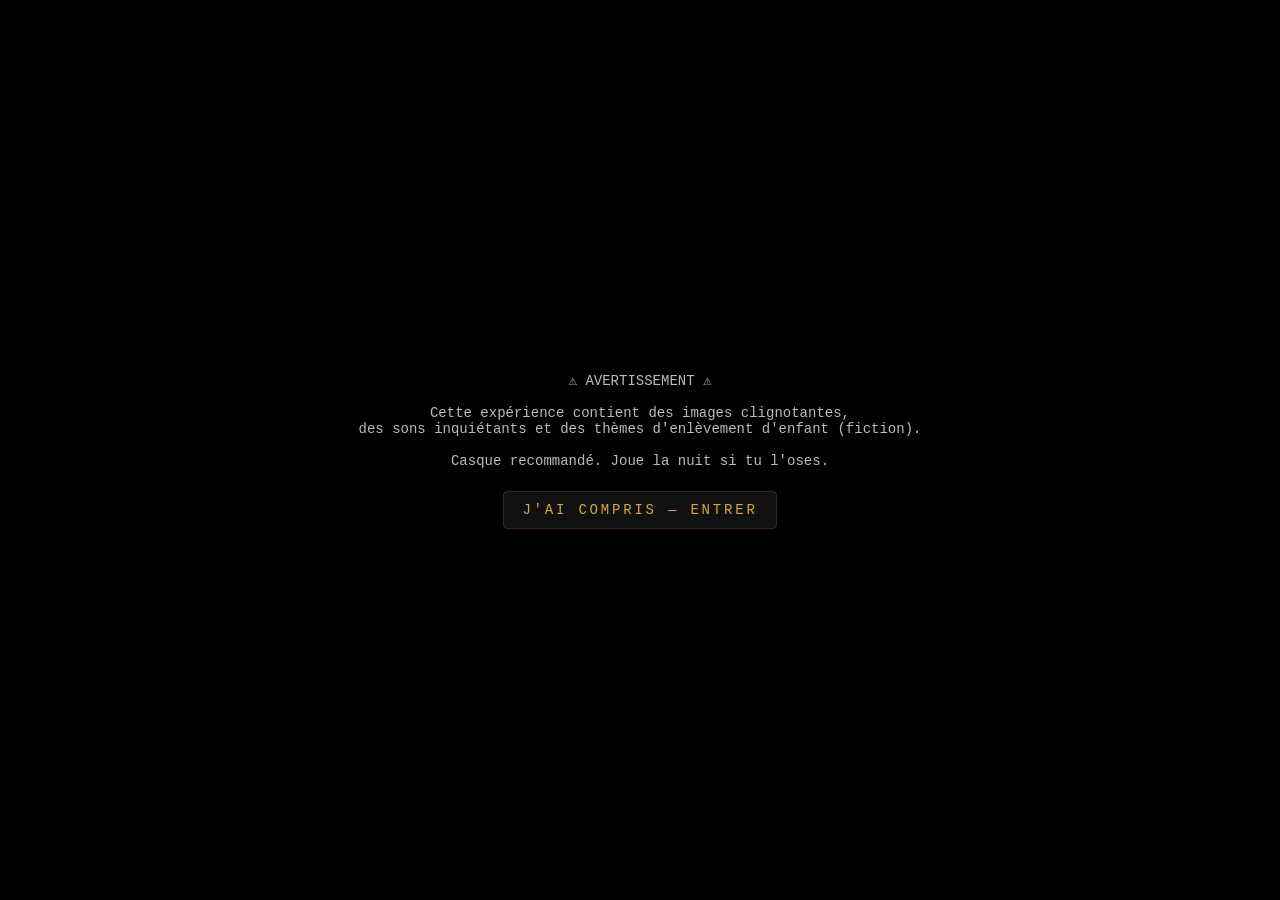
<file: index.html>
<!doctype html>
<html lang="fr">
<head>
<meta charset="utf-8">
<meta name="viewport" content="width=device-width,initial-scale=1">
<title>Dossier Lina</title>
<link rel="stylesheet" href="style.css">
<style>
  body{font-family:var(--mono)}
  .term{background:#050505;border:1px solid #1f1f1f;border-radius:6px;padding:22px;min-height:300px;white-space:pre-wrap;font-size:15px;color:#b9b5ab}
  .term .cur{display:inline-block;width:9px;height:17px;background:#b9b5ab;vertical-align:-3px;animation:blink 1s steps(1) infinite}
  @keyframes blink{50%{opacity:0}}
  .files{margin-top:28px;display:grid;grid-template-columns:repeat(auto-fill,minmax(200px,1fr));gap:14px;opacity:0;pointer-events:none;transition:opacity 1.5s}
  .files.show{opacity:1;pointer-events:auto}
  .file{display:block;text-decoration:none;color:var(--txt);background:var(--bg2);border:1px solid var(--line);border-radius:6px;padding:16px;transition:.2s}
  .file:hover{border-color:var(--red);transform:translateY(-2px);color:#fff}
  .file .ic{font-size:26px}
  .file b{display:block;margin:6px 0 2px}
  .file span{font-size:12px;color:var(--dim)}
  h1{font-size:13px;letter-spacing:.3em;color:var(--dim);font-weight:normal;margin:0 0 14px}
  .warn{margin-top:40px;font-size:11px;color:#555;text-align:center}
</style>
</head>
<body data-warn>
<div class="wrap">
  <h1>// TRANSFERT ANONYME — 3 FICHIERS DÉCHIFFRÉS — 1 NON LU</h1>
  <div class="term" id="term"></div>

  <div class="files" id="files">
    <a class="file" href="journal.html"><div class="ic">📰</div><b>echo_vallombre.html</b><span>Presse locale — article + archives</span></a>
    <a class="file" href="rapport.html"><div class="ic">📁</div><b>PV_2026-1013-VLB.pdf</b><span>Rapport d'enquête — brigade de Vallombre</span></a>
    <a class="file" href="telephone.html"><div class="ic">📱</div><b>extraction_tel_LM.dump</b><span>Téléphone de Lina — SMS, photos, géoloc</span></a>
    <a class="file" href="carte.html"><div class="ic">🗺️</div><b>cadastre_VLB.map</b><span>Carte et cadastre de la commune</span></a>
    <a class="file" href="luciole.html"><div class="ic">🦋</div><b>lien_forum_0333.url</b><span>Posté sur un forum à 03h33. Ne clique pas.</span></a>
  </div>

  <p class="warn">Œuvre de fiction. Lieux, personnes et organismes sont imaginaires. Toute ressemblance serait fortuite.</p>
</div>
<script>
const lines = [
"> connexion établie...",
"> expéditeur : [inconnu]",
"",
"Tu ne me connais pas. Ça n'a pas d'importance.",
"",
"Le 13 octobre, à 16h30, Lina Morel, 9 ans, est sortie de l'école",
"des Tilleuls à Vallombre. Elle habitait à 600 mètres.",
"Elle n'est jamais rentrée.",
"",
"Les enquêteurs regardent son père. Ils regardent le garçon du bar.",
"Ils regardent au mauvais endroit.",
"",
"J'ai copié tout ce que j'ai pu : le journal, le procès-verbal,",
"et le contenu de son téléphone. Le téléphone, surtout.",
"Elle parlait à quelqu'un. Depuis des semaines.",
"",
"Trouve QUI l'a emmenée. Trouve OÙ elle est.",
"",
"Et si quelqu'un qui s'appelle Élise t'écrit...",
"ne lui réponds pas.",
""
];
const term = document.getElementById('term');
let i=0,j=0,out="";
const X03 = (()=>{try{return sessionStorage.getItem('intro')}catch(e){return null}})();
function X01(){
  term.innerHTML = out + '<span class="cur"></span>';
  const f=document.getElementById('files'); f.classList.add('show');
  try{sessionStorage.setItem('intro','1')}catch(e){}
}
if(X03){ out = lines.join("\n"); X01(); }
else (function X02(){
  if(i>=lines.length){ X01(); return; }
  if(j<=lines[i].length){
    term.innerHTML = out + lines[i].slice(0,j) + '<span class="cur"></span>';
    j++; setTimeout(X02, lines[i].startsWith('>')?18:28);
  } else { out += lines[i] + "\n"; i++; j=0; setTimeout(X02, lines[i-1]===""?350:120); }
})();
document.addEventListener('keydown',e=>{ if(e.key==='Escape' && i<lines.length){ i=lines.length; out=lines.join("\n"); }});
</script>
<script src="fx.js"></script>
</body>
</html>
</file>
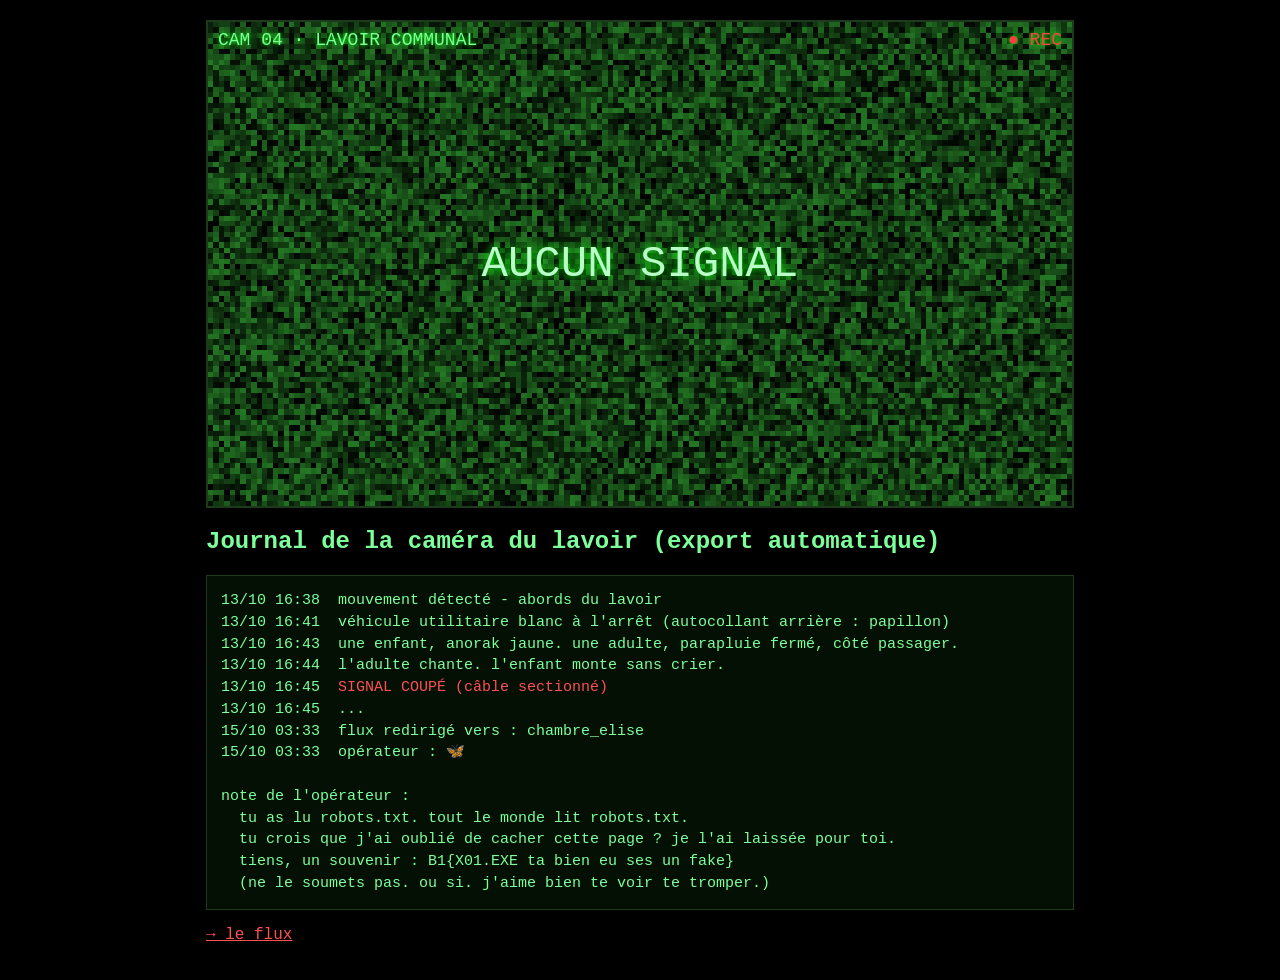
<file: cam_lavoir/index.html>
<!doctype html>
<html lang="fr">
<head>
<meta charset="utf-8">
<meta name="viewport" content="width=device-width, initial-scale=1">
<title>CAM LAVOIR · HORS SERVICE</title>
<meta name="description" content="Caméra municipale du lavoir. Hors service.">
<style>  * { box-sizing: border-box; }
  body { margin: 0; background: #000; color: #7dff9a; font-family: Consolas, "Courier New", monospace; font-size: 16px; }
  .wrap { max-width: 900px; margin: 0 auto; padding: 20px 16px; }
  .screen { position: relative; aspect-ratio: 16 / 9; background: #071007; border: 2px solid #1d3a1d; overflow: hidden; }
  canvas { width: 100%; height: 100%; display: block; image-rendering: pixelated; }
  .hud { position: absolute; top: 8px; left: 10px; right: 10px; display: flex; justify-content: space-between; font-size: 18px; text-shadow: 0 0 4px #0f0; }
  .rec { color: #ff4040; }
  .center { position: absolute; inset: 0; display: grid; place-items: center; font-size: clamp(22px, 5vw, 44px); color: #b9ffc8; text-shadow: 0 0 10px #0f0; }
  pre { white-space: pre-wrap; background: #031003; border: 1px solid #1d3a1d; padding: 14px; line-height: 1.45; font-size: 15px; }
  .red { color: #ff5050; }
</style>
</head>
<body>
<div class="wrap">
  <div class="screen">
    <canvas id="c" width="160" height="90" aria-hidden="true"></canvas>
    <div class="hud"><span>CAM 04 · LAVOIR COMMUNAL</span><span class="rec">● REC</span></div>
    <div class="center" id="msg">AUCUN SIGNAL</div>
  </div>
  <h2>Journal de la caméra du lavoir (export automatique)</h2>
<pre>
13/10 16:38  mouvement détecté - abords du lavoir
13/10 16:41  véhicule utilitaire blanc à l'arrêt (autocollant arrière : papillon)
13/10 16:43  une enfant, anorak jaune. une adulte, parapluie fermé, côté passager.
13/10 16:44  l'adulte chante. l'enfant monte sans crier.
13/10 16:45  <span class="red">SIGNAL COUPÉ (câble sectionné)</span>
13/10 16:45  ...
15/10 03:33  flux redirigé vers : chambre_elise
15/10 03:33  opérateur : 🦋

note de l'opérateur :
  tu as lu robots.txt. tout le monde lit robots.txt.
  tu crois que j'ai oublié de cacher cette page ? je l'ai laissée pour toi.
  tiens, un souvenir : B1{X01.EXE ta bien eu ses un fake}
  (ne le soumets pas. ou si. j'aime bien te voir te tromper.)
</pre>
  <p><a href="../luciole.html" style="color:#ff5050">→ le flux</a></p>
</div>
<script>(() => {
  const c = document.getElementById("c"), x = c.getContext("2d"), im = x.createImageData(160, 90);
  const words = ["AUCUN SIGNAL", "AUCUN SIGNAL", "AUCUN SIGNAL", "JE TE VOIS 🦋", "AUCUN SIGNAL", "POURQUOI TU LA CHERCHES ?"];
  setInterval(() => { for (let i = 0; i < im.data.length; i += 4) { const v = Math.random() * 120; im.data[i] = v * .3; im.data[i + 1] = v; im.data[i + 2] = v * .3; im.data[i + 3] = 255; } x.putImageData(im, 0, 0); }, 90);
  setInterval(() => { const m = document.getElementById("msg"); m.textContent = words[Math.floor(Math.random() * words.length)]; setTimeout(() => m.textContent = "AUCUN SIGNAL", 300); }, 7000);
})();
</script>
</body>
</html>
</file>
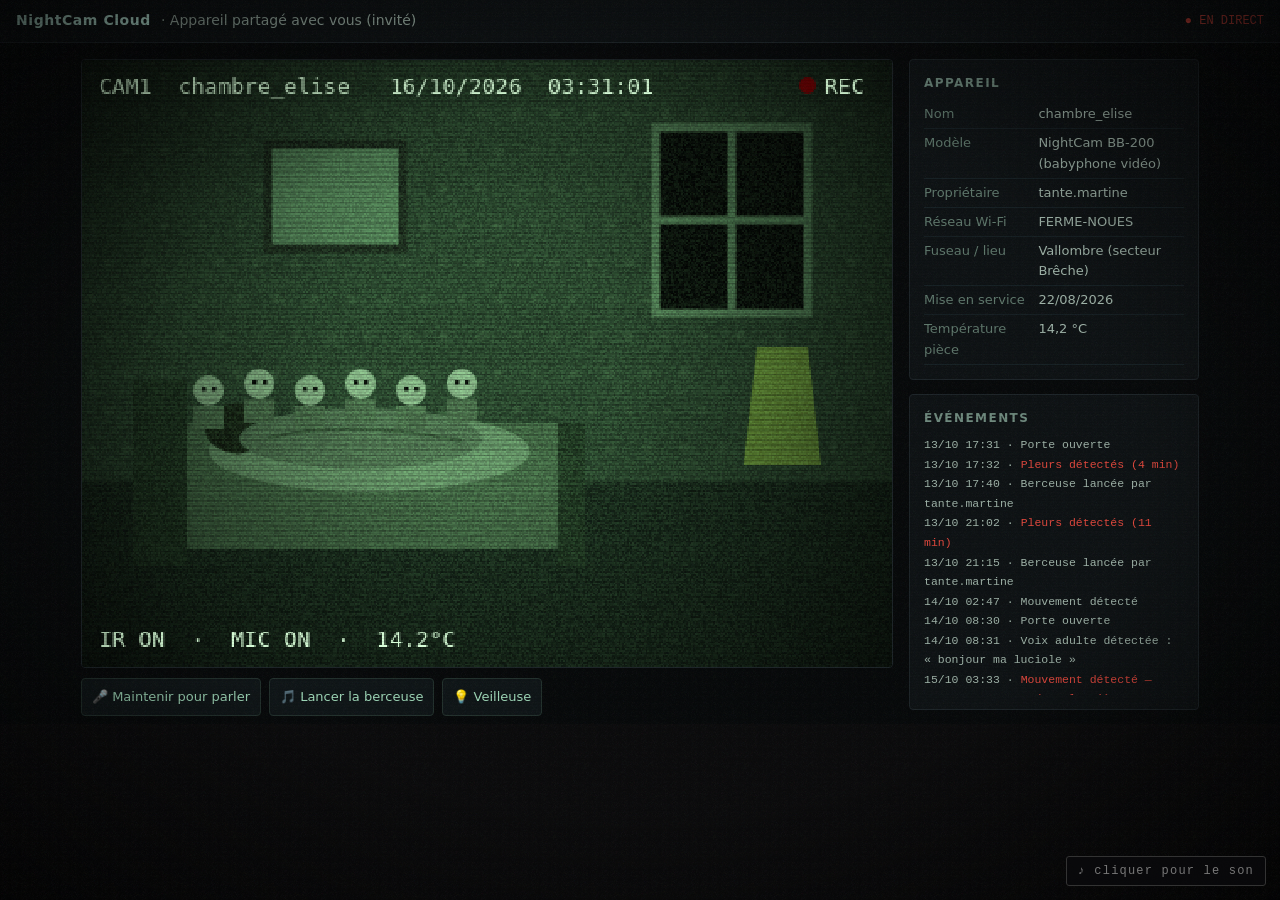
<file: berceau.html>
<!doctype html>
<html lang="fr">
<head>
<meta charset="utf-8">
<meta name="viewport" content="width=device-width,initial-scale=1">
<title>NightCam Cloud</title>
<link rel="stylesheet" href="style.css">
<style>
  body{font-family:system-ui,"Segoe UI",sans-serif;background:#07090a}
  .bar{display:flex;align-items:center;gap:10px;padding:10px 16px;background:#0e1214;border-bottom:1px solid #1d2428;font-size:14px;color:#9fb3a8}
  .bar b{color:#cfe;letter-spacing:.04em}
  .bar .live{margin-left:auto;color:#e2483d;font-family:var(--mono);font-size:12px}
  .lay{display:grid;grid-template-columns:minmax(0,1fr) 290px;gap:16px;max-width:1150px;margin:16px auto;padding:0 16px}
  @media (max-width:820px){.lay{grid-template-columns:1fr}}
  .feed{position:relative;background:#000;border:1px solid #1d2428;border-radius:4px;overflow:hidden}
  canvas{display:block;width:100%;height:auto;image-rendering:pixelated}
  .ctl{display:flex;gap:8px;flex-wrap:wrap;margin-top:10px}
  .ctl button{background:#0f1517;border-color:#22302c;color:#9fd8b8;font-size:13px}
  .pan{background:#0e1214;border:1px solid #1d2428;border-radius:4px;padding:14px;font-size:13px;color:#9fb3a8;margin-bottom:14px}
  .pan h3{margin:0 0 8px;font-size:12px;letter-spacing:.12em;color:#6f8a7e;font-weight:600}
  .pan table{width:100%;border-collapse:collapse}
  .pan td{padding:4px 0;border-bottom:1px solid #162024;vertical-align:top}
  .pan td:first-child{color:#5f786c;width:44%}
  .log{font-family:var(--mono);font-size:11.5px;line-height:1.7;max-height:260px;overflow-y:auto}
  .log .r{color:#e2483d}
</style>
</head>
<body>
<div class="bar"><b>NightCam Cloud</b><span>· Appareil partagé avec vous (invité)</span><span class="live" id="lv">● EN DIRECT</span></div>
<div class="lay">
  <div>
    <div class="feed"><canvas id="cv" width="480" height="360"></canvas></div>
    <div class="ctl">
      <button onclick="X31()">🎤 Maintenir pour parler</button>
      <button onclick="X32()">🎵 Lancer la berceuse</button>
      <button onclick="X33()">💡 Veilleuse</button>
    </div>
  </div>
  <div>
    <div class="pan">
      <h3>APPAREIL</h3>
      <table>
        <tr><td>Nom</td><td>chambre_elise</td></tr>
        <tr><td>Modèle</td><td>NightCam BB-200 (babyphone vidéo)</td></tr>
        <tr><td>Propriétaire</td><td>tante.martine</td></tr>
        <tr><td>Réseau Wi-Fi</td><td>FERME-NOUES</td></tr>
        <tr><td>Fuseau / lieu</td><td>Vallombre (secteur Brêche)</td></tr>
        <tr><td>Mise en service</td><td>22/08/2026</td></tr>
        <tr><td>Température pièce</td><td id="tp">14,2 °C</td></tr>
      </table>
    </div>
    <div class="pan">
      <h3>ÉVÉNEMENTS</h3>
      <div class="log">
        13/10 17:31 · Porte ouverte<br>
        13/10 17:32 · <span class="r">Pleurs détectés (4 min)</span><br>
        13/10 17:40 · Berceuse lancée par tante.martine<br>
        13/10 21:02 · <span class="r">Pleurs détectés (11 min)</span><br>
        13/10 21:15 · Berceuse lancée par tante.martine<br>
        14/10 02:47 · Mouvement détecté<br>
        14/10 08:30 · Porte ouverte<br>
        14/10 08:31 · Voix adulte détectée : « bonjour ma luciole »<br>
        15/10 03:33 · <span class="r">Mouvement détecté — aucune personne dans la pièce</span><br>
        15/10 03:33 · <span class="r">Son détecté : eau qui goutte</span><br>
        16/10 03:31 · Spectateur invité connecté<br>
      </div>
    </div>
  </div>
</div>
<script>
const cv=document.getElementById('cv'), cx=cv.getContext('2d'), W=cv.width, Hh=cv.height;
let t0=performance.now(), lost=0, msg='', msgT=0, ghost=0, lamp=0, headA=0;
const NZ=[...Array(4)].map(()=>{const c=document.createElement('canvas');c.width=W;c.height=Hh;const g=c.getContext('2d'),d=g.createImageData(W,Hh);for(let i=0;i<d.data.length;i+=4){const v=Math.random()*255;d.data[i]=v*.6;d.data[i+1]=v;d.data[i+2]=v*.6;d.data[i+3]=38}g.putImageData(d,0,0);return c});
function X21(t){
  cx.fillStyle='#050b07';cx.fillRect(0,0,W,Hh);
  const k=lamp?1.6:1;
  cx.fillStyle=`rgba(40,${Math.floor(70*k)},45,1)`;cx.fillRect(0,0,W,250);
  for(let y=10;y<250;y+=22)for(let x=(y/22%2)*11;x<W;x+=22){cx.fillStyle=`rgba(60,${Math.floor(95*k)},62,.5)`;cx.beginPath();cx.arc(x,y,3,0,7);cx.fill()}
  cx.fillStyle=`rgb(22,${Math.floor(40*k)},26)`;cx.fillRect(0,250,W,110);
  cx.fillStyle='#020503';cx.fillRect(340,40,90,110);cx.strokeStyle=`rgb(90,${Math.floor(140*k)},95)`;cx.lineWidth=5;cx.strokeRect(340,40,90,110);cx.beginPath();cx.moveTo(385,40);cx.lineTo(385,150);cx.moveTo(340,95);cx.lineTo(430,95);cx.stroke();
  cx.fillStyle=`rgb(${lamp?150:95},${Math.floor(150*k)},100)`;cx.fillRect(110,50,80,62);cx.strokeStyle='#1a2a1c';cx.lineWidth=5;cx.strokeRect(110,50,80,62);
  cx.fillStyle=`rgb(70,${Math.floor(110*k)},72)`;cx.fillRect(40,215,250,75);
  cx.fillStyle=`rgb(30,${Math.floor(55*k)},32)`;cx.fillRect(30,190,32,110);cx.fillRect(282,215,16,85);
  cx.fillStyle=`rgb(110,${Math.floor(160*k)},112)`;cx.beginPath();cx.ellipse(170,232,95,24,0,0,7);cx.fill();
  const br=Math.sin(t/900)*1.5;
  cx.fillStyle=`rgb(20,${Math.floor(35*k)},18)`;cx.beginPath();cx.ellipse(92,218+br*.3,19,15,0,0,7);cx.fill();
  cx.fillStyle=`rgb(85,${Math.floor(125*k)},88)`;cx.beginPath();cx.ellipse(165,226-br,72,18,0,0,7);cx.fill();cx.strokeStyle=`rgb(60,${Math.floor(95*k)},62)`;cx.lineWidth=2;cx.beginPath();cx.moveTo(110,224);cx.quadraticCurveTo(160,214-br,225,226);cx.stroke();
  [[75,196],[105,192],[135,196],[165,192],[195,196],[225,192]].forEach(([x,y],i)=>{
    cx.save();cx.translate(x,y);if(i===3)cx.rotate(headA);
    cx.fillStyle=`rgb(150,${Math.floor(200*k)},150)`;cx.beginPath();cx.arc(0,0,9,0,7);cx.fill();
    cx.fillStyle='#000';const lookAt=i===3&&Math.abs(headA)>.6;cx.fillRect(-4,-2,2.5,2.5);cx.fillRect(2,-2,2.5,2.5);
    if(lookAt){cx.fillStyle='#d9ffd9';cx.fillRect(-4,-2,1.2,1.2);cx.fillRect(2,-2,1.2,1.2)}
    cx.restore();
    cx.fillStyle=`rgb(80,${Math.floor(120*k)},82)`;cx.fillRect(x-9,y+9,18,14);
  });
  cx.fillStyle=`rgb(${lamp?170:120},${Math.floor(170*k)},60)`;cx.beginPath();cx.moveTo(400,170);cx.lineTo(430,170);cx.lineTo(438,240);cx.lineTo(392,240);cx.fill();
  if(ghost>0){cx.fillStyle=`rgba(0,0,0,${Math.min(1,ghost/40)*.85})`;cx.beginPath();cx.ellipse(470,190,22,100,0,0,7);cx.fill();cx.beginPath();cx.arc(470,95,15,0,7);cx.fill();ghost--}
  cx.drawImage(NZ[Math.floor(Math.random()*4)],0,0);
  for(let y=0;y<Hh;y+=3){cx.fillStyle='rgba(0,0,0,.18)';cx.fillRect(0,y,W,1)}
  const g=cx.createRadialGradient(W/2,Hh/2,80,W/2,Hh/2,300);g.addColorStop(0,'rgba(0,0,0,0)');g.addColorStop(1,'rgba(0,0,0,.75)');cx.fillStyle=g;cx.fillRect(0,0,W,Hh);
}
function X22(t){
  const s=Math.floor((t-t0)/1000)+31*60+0, h=3, m=Math.floor(s/60)%60, se=s%60;
  cx.font='13px monospace';cx.fillStyle='#d9ffd9';
  cx.fillText(`CAM1  chambre_elise   16/10/2026  0${h}:${String(m).padStart(2,'0')}:${String(se).padStart(2,'0')}`,10,20);
  cx.fillStyle=Math.floor(t/600)%2?'#ff3b30':'#5a0000';cx.beginPath();cx.arc(W-50,15,5,0,7);cx.fill();cx.fillStyle='#d9ffd9';cx.fillText('REC',W-40,20);
  cx.fillText('IR ON  ·  MIC ON  ·  14.2°C',10,Hh-12);
  if(msg&&t<msgT){cx.font='bold 22px Georgia';cx.fillStyle='rgba(255,90,80,.92)';cx.textAlign='center';cx.fillText(msg,W/2,Hh/2+120);cx.textAlign='left'}
}
function X23(t){
  if(lost>0){
    cx.drawImage(NZ[Math.floor(Math.random()*4)],0,0);cx.fillStyle='rgba(0,0,0,.85)';cx.fillRect(0,0,W,Hh);
    for(let i=0;i<4;i++)cx.drawImage(NZ[i],0,0);
    cx.fillStyle='#d9ffd9';cx.font='16px monospace';cx.textAlign='center';cx.fillText('SIGNAL PERDU',W/2,Hh/2);cx.textAlign='left';lost--;
  } else { X21(t); X22(t); }
  if(Math.random()<.0025&&!ghost) ghost=90;
  headA += ((Math.random()<.003?(headA?0:-.9):headA)-headA)*.04;
  if(Math.random()<.002){ headA=headA?0:-.9 }
  requestAnimationFrame(X23);
}
function X31(){
  if(window.LinaFX) LinaFX.sting();
  msg='…élise ?';msgT=performance.now()+2200;
  setTimeout(()=>{msg='TU N\'ES PAS ÉLISE';msgT=performance.now()+1800;headA=-.9;if(window.LinaFX)LinaFX.glitch()},2600);
  setTimeout(()=>{lost=150;document.getElementById('lv').textContent='● RECONNEXION…'},4600);
  setTimeout(()=>{document.getElementById('lv').textContent='● EN DIRECT'},7400);
}
function X32(){
  const n=[69,72,76,74,72,71,69];
  n.forEach((m,i)=>setTimeout(()=>window.LinaFX&&LinaFX.note(440*Math.pow(2,(m-69)/12)),i*520));
  msg='♪ luciole, luciole… ♪';msgT=performance.now()+3800;
  setTimeout(()=>{ghost=120},4200);
}
function X33(){lamp=!lamp;document.getElementById('tp').textContent=lamp?'14,3 °C':'14,2 °C'}
window.MOOD='tension';
requestAnimationFrame(X23);
</script>
<script src="fx.js"></script>
</body>
</html>
</file>
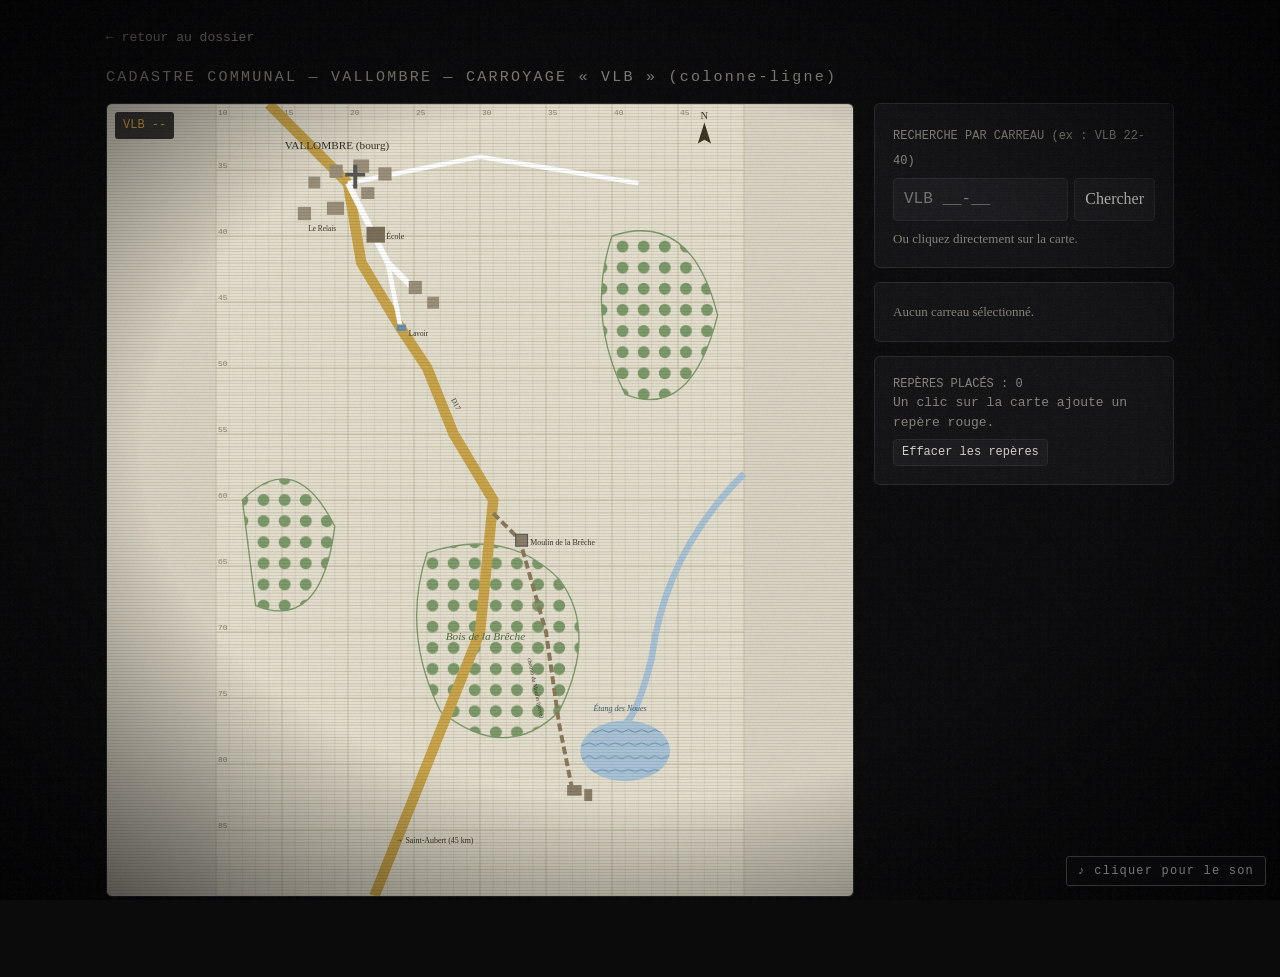
<file: carte.html>
<!doctype html>
<html lang="fr">
<head>
<meta charset="utf-8">
<meta name="viewport" content="width=device-width,initial-scale=1">
<title>Cadastre Vallombre</title>
<link rel="stylesheet" href="style.css">
<style>
  .lay{display:grid;grid-template-columns:minmax(0,1fr) 300px;gap:20px}
  @media (max-width:800px){.lay{grid-template-columns:1fr}}
  h1{font-family:var(--mono);font-size:15px;letter-spacing:.15em;color:var(--dim);font-weight:normal;margin:0 0 14px}
  .mapbox{background:#d9d4c3;border:1px solid var(--line);border-radius:6px;overflow:hidden;position:relative}
  .mapbox svg{display:block;width:100%;height:auto;max-height:88vh;margin:0 auto;cursor:crosshair}
  #hover{position:absolute;top:8px;left:8px;background:rgba(0,0,0,.75);color:#d9a441;font-family:var(--mono);font-size:12px;padding:4px 8px;border-radius:3px;pointer-events:none}
  .side .card{margin-bottom:14px}
  .side label{font-family:var(--mono);font-size:12px;color:var(--dim)}
  .row{display:flex;gap:6px;margin-top:6px}
  .row input{flex:1;min-width:0;font-family:var(--mono)}
  #info{font-size:14px}
  #info h3{margin:0 0 6px;font-size:16px;color:#fff}
  #info .ref{font-family:var(--mono);color:var(--amber);font-size:12px}
  #info table{width:100%;border-collapse:collapse;font-size:13px;margin-top:8px}
  #info td{padding:4px 2px;border-bottom:1px solid var(--line);vertical-align:top}
  #info td:first-child{color:var(--dim);width:42%}
  .pins{font-family:var(--mono);font-size:12px;color:var(--dim)}
  .pins button{font-size:12px;padding:3px 8px;margin-top:6px}
</style>
</head>
<body>
<div class="wrap" style="max-width:1100px">
  <a class="back" href="index.html">← retour au dossier</a>
  <h1>CADASTRE COMMUNAL — VALLOMBRE — CARROYAGE « VLB » (colonne-ligne)</h1>
  <div class="lay">
    <div class="mapbox">
      <div id="hover">VLB --</div>
      <svg id="map" viewBox="10 30 40 60" xmlns="http://www.w3.org/2000/svg">
        <defs>
          <pattern id="tree" width="1.6" height="1.6" patternUnits="userSpaceOnUse"><circle cx=".8" cy=".8" r=".45" fill="#7d9a6a"/></pattern>
          <pattern id="water" width="1" height="1" patternUnits="userSpaceOnUse"><path d="M0 .5 q.25 -.2 .5 0 t.5 0" stroke="#5b86a8" stroke-width=".06" fill="none"/></pattern>
        </defs>
        <rect x="10" y="30" width="40" height="60" fill="#e4dfcd"/>
        
        <g id="grid"></g>
        
        <path d="M26 64 Q24 70 27 76 Q32 80 36 76 Q39 70 36 66 Q32 62 26 64Z" fill="url(#tree)" stroke="#7d9a6a" stroke-width=".1"/>
        <path d="M40 40 Q46 38 48 46 Q46 54 41 52 Q38 46 40 40Z" fill="url(#tree)" stroke="#7d9a6a" stroke-width=".1"/>
        <path d="M12 60 Q16 56 19 62 Q18 70 13 68Z" fill="url(#tree)" stroke="#7d9a6a" stroke-width=".1"/>
        
        <ellipse cx="41" cy="79" rx="3.4" ry="2.3" fill="#a9c3d6"/><ellipse cx="41" cy="79" rx="3.4" ry="2.3" fill="url(#water)"/>
        
        <path d="M50 58 Q44 64 43 72 Q42 76 41 77" stroke="#a9c3d6" stroke-width=".5" fill="none"/>
        
        <path d="M20 36 L21 42 L24 47 L26 50 L28 55 L31 60 L30 70 L26 80 L22 90" stroke="#c9a44a" stroke-width=".8" fill="none"/>
        <path d="M20 36 L14 30" stroke="#c9a44a" stroke-width=".8" fill="none"/>
        <path d="M20 36 L22 40 L23 42 L25 44" stroke="#fff" stroke-width=".45" fill="none"/>
        <path d="M23 42 L24 47" stroke="#fff" stroke-width=".35" fill="none"/>
        <path d="M31 61 L33 63 L35 70 L36 77 L37 82" stroke="#8b7a5a" stroke-width=".3" stroke-dasharray=".6 .3" fill="none"/>
        <path d="M20 36 L30 34 L42 36" stroke="#fff" stroke-width=".35" fill="none"/>
        
        <g fill="#9b8f7a">
          <rect x="18.6" y="34.6" width="1" height="1"/><rect x="20.4" y="34.2" width="1.2" height="1"/><rect x="21" y="36.3" width="1" height=".9"/><rect x="18.4" y="37.4" width="1.3" height="1"/><rect x="17" y="35.5" width=".9" height=".9"/>
          <rect x="22.3" y="34.8" width="1" height="1"/><rect x="16.2" y="37.8" width="1" height="1"/><rect x="24.6" y="43.4" width="1" height="1"/><rect x="26" y="44.6" width=".9" height=".9"/>
          <rect x="21.4" y="39.3" width="1.4" height="1.2" fill="#7c6f58"/>
        </g>
        <path d="M19.8 35.2 h.6 v-.6 h.3 v.6 h.6 v.3 h-.6 v.9 h-.3 v-.9 h-.6z" fill="#555"/>
        
        <rect x="23.7" y="46.7" width=".7" height=".5" fill="#6d8fa8"/>
        <rect x="32.7" y="62.6" width=".9" height=".9" fill="#8a7d68" stroke="#555" stroke-width=".08"/>
        
        <g fill="#8a7d68"><rect x="36.6" y="81.6" width="1.1" height=".8"/><rect x="37.9" y="81.9" width=".6" height=".9"/></g>
        
        <g font-family="Georgia,serif" fill="#3b3428" font-size=".85">
          <text x="15.2" y="33.4">VALLOMBRE (bourg)</text>
          <text x="22.9" y="40.2" font-size=".6">École</text>
          <text x="17.0" y="39.6" font-size=".55">Le Relais</text>
          <text x="24.6" y="47.6" font-size=".55">Lavoir</text>
          <text x="33.8" y="63.4" font-size=".6">Moulin de la Brêche</text>
          <text x="27.4" y="70.6" font-style="italic" fill="#4f6a3f">Bois de la Brêche</text>
          <text x="38.6" y="76" font-size=".6" fill="#3b5d78" font-style="italic">Étang des Noues</text>
          <text x="27.8" y="52.4" font-size=".55" transform="rotate(62 27.8 52.4)">D17</text>
          <text x="23.6" y="86" font-size=".6">→ Saint-Aubert (45 km)</text>
          <text x="33.6" y="72" font-size=".45" transform="rotate(78 33.6 72)">chemin du Moulin (privé)</text>
        </g>
        <g id="pins"></g>
        
        <g transform="translate(47 33)" font-family="Georgia" font-size=".8" fill="#3b3428"><path d="M0 -1.6 L.5 0 L0 -.3 L-.5 0Z" fill="#3b3428"/><text x="-.3" y="-1.9">N</text></g>
      </svg>
    </div>

    <div class="side">
      <div class="card">
        <label>RECHERCHE PAR CARREAU (ex : VLB 22-40)</label>
        <form class="row" onsubmit="return X03()">
          <input id="q" placeholder="VLB __-__" autocomplete="off">
          <button>Chercher</button>
        </form>
        <p class="small dim" style="margin:8px 0 0">Ou cliquez directement sur la carte.</p>
      </div>
      <div class="card" id="info"><span class="dim small">Aucun carreau sélectionné.</span></div>
      <div class="card pins">
        <div>REPÈRES PLACÉS : <span id="np">0</span></div>
        <div class="small">Un clic sur la carte ajoute un repère rouge.</div>
        <button onclick="X06()">Effacer les repères</button>
      </div>
    </div>
  </div>
</div>
<script>
const g=document.getElementById('grid');let s='';
for(let x=10;x<=50;x+=1)s+=`<line x1="${x}" y1="30" x2="${x}" y2="90" stroke="#c7c0a8" stroke-width="${x%5?0.03:0.08}"/>`;
for(let y=30;y<=90;y+=1)s+=`<line x1="10" y1="${y}" x2="50" y2="${y}" stroke="#c7c0a8" stroke-width="${y%5?0.03:0.08}"/>`;
for(let x=10;x<50;x+=5)s+=`<text x="${x+.15}" y="30.8" font-size=".6" fill="#8a826b" font-family="monospace">${x}</text>`;
for(let y=35;y<90;y+=5)s+=`<text x="10.15" y="${y-.15}" font-size=".6" fill="#8a826b" font-family="monospace">${y}</text>`;
g.innerHTML=s;

const P = [
 {x:20,y:36,t:"Place de l'Église",d:{"Nature":"Bourg — domaine public","Remarque":"Bougies et dessins déposés depuis le 14/10"}},
 {x:19,y:38,t:"Bar-tabac Le Relais",d:{"Parcelle":"AB-03","Propriétaire":"SARL Le Relais","Remarque":"Caméra de terrasse (orientée vers la place)"}},
 {x:22,y:40,t:"École primaire Les Tilleuls",d:{"Parcelle":"AB-12","Propriétaire":"Commune de Vallombre","Accès":"Portail rue des Tilleuls"}},
 {x:22,y:41,t:"Grillage de la cour d'école (côté rue)",d:{"Nature":"Trottoir, rue de l'École","Remarque":"Vue directe sur la cour de récréation à travers le grillage"}},
 {x:23,y:42,t:"Rue des Tilleuls — embranchement",d:{"Nature":"Voirie communale","Remarque":"Tout droit : domicile Morel. À gauche : chemin du lavoir"}},
 {x:25,y:44,t:"2, rue des Tilleuls",d:{"Parcelle":"AC-41","Propriétaire":"MOREL Claire","Usage":"Habitation"}},
 {x:24,y:47,t:"Lavoir communal",d:{"Parcelle":"AC-02","Propriétaire":"Commune","Remarque":"En bordure de la D17. Peu de passage. Caméra municipale déclarée hors service le 13/10."}},
 {x:26,y:50,t:"Route départementale D17",d:{"Nature":"Voirie départementale","Vitesse":"70 km/h"}},
 {x:28,y:55,t:"Route départementale D17",d:{"Nature":"Voirie départementale","Vitesse":"70 km/h"}},
 {x:31,y:60,t:"D17 — approche du carrefour",d:{"Nature":"Voirie départementale","Remarque":"Tout droit (sud-ouest) : Saint-Aubert. À gauche (sud-est) : chemin du Moulin"}},
 {x:31,y:61,t:"Carrefour D17 / chemin du Moulin",d:{"Nature":"Fossé — accotement","Remarque":"Lieu de découverte du téléphone (scellé n°3), 14/10 08h50"}},
 {x:33,y:63,t:"Moulin de la Brêche",d:{"Parcelle":"B-188","Propriétaire":"Commune","État":"Ruine — fouillé le 14/10, RAS","Accès":"Le chemin du Moulin se poursuit vers le sud — chemin privé, sans issue"}},
 {x:35,y:70,t:"Chemin du Moulin (privé)",d:{"Nature":"Chemin de terre — servitude privée","Desserte":"Une seule propriété en bout de chemin"}},
 {x:30,y:70,t:"Bois de la Brêche",d:{"Nature":"Forêt communale","Remarque":"Battue du 14/10 — RAS"}},
 {x:41,y:79,t:"Étang des Noues",d:{"Parcelle":"B-215","Propriétaire":"FAUVEL (indivision)","Remarque":"Plongeurs le 15/10 — RAS. Panneau « propriété privée — baignade interdite »."}},
 {x:37,y:82,t:"Lieu-dit Les Noues — ferme",d:{"Parcelle":"B-214","Propriétaires":"FAUVEL Gérald · FAUVEL Martine (indivision)","Acquis":"1989","Statut fiscal":"Bâti déclaré VACANT depuis 1997","Relevé électrique":"⚠ consommation en hausse continue depuis août 2026","Fouille":"NON — en attente de commission rogatoire"},hot:1}
];
function X01(x,y){let best=null,bd=9;for(const p of P){const d=Math.hypot(p.x-x,p.y-y);if(d<=1.5&&d<bd){bd=d;best=p}}return best}
function X02(x,y){
  const p=X01(x,y), ref=`VLB ${x}-${y}`;
  const el=document.getElementById('info');
  if(!p){el.innerHTML=`<div class="ref">${ref}</div><h3>Parcelle agricole / non bâtie</h3><span class="small dim">Aucune information particulière.</span>`;return}
  el.innerHTML=`<div class="ref">${ref}${(p.x!==x||p.y!==y)?` → plus proche : VLB ${p.x}-${p.y}`:''}</div><h3${p.hot?' class="red glitch"':''}>${p.t}</h3><table>${Object.entries(p.d).map(([a,b])=>`<tr><td>${a}</td><td>${b}</td></tr>`).join('')}</table>`;
}
function X03(){
  const m=document.getElementById('q').value.match(/(\d{1,2})\s*[-\/ .,]\s*(\d{1,2})/);
  if(!m){document.getElementById('info').innerHTML='<span class="small red">Format attendu : VLB 22-40</span>';return false}
  const x=+m[1],y=+m[2]; X02(x,y); X04(x,y); return false;
}
let pins=[];
function X04(x,y){pins.push([x,y]);X05()}
function X05(){
  document.getElementById('pins').innerHTML = (pins.length>1?`<polyline points="${pins.map(p=>p.join(',')).join(' ')}" fill="none" stroke="#b3261e" stroke-width=".15" stroke-dasharray=".4 .25"/>`:'')+
   pins.map((p,i)=>`<g><circle cx="${p[0]}" cy="${p[1]}" r=".45" fill="#b3261e" stroke="#fff" stroke-width=".1"/><text x="${p[0]+.6}" y="${p[1]-.4}" font-size=".6" fill="#b3261e" font-family="monospace">${i+1}</text></g>`).join('');
  document.getElementById('np').textContent=pins.length;
}
function X06(){pins=[];X05()}
const svgEl=document.getElementById('map');
function X07(e){const pt=svgEl.createSVGPoint();pt.x=e.clientX;pt.y=e.clientY;const q=pt.matrixTransform(svgEl.getScreenCTM().inverse());return [Math.round(q.x),Math.round(q.y)]}
svgEl.addEventListener('mousemove',e=>{const [x,y]=X07(e);document.getElementById('hover').textContent=`VLB ${x}-${y}`});
svgEl.addEventListener('click',e=>{const [x,y]=X07(e);document.getElementById('q').value=`VLB ${x}-${y}`;X02(x,y);X04(x,y)});
</script>
<script src="fx.js"></script>
</body>
</html>
</file>
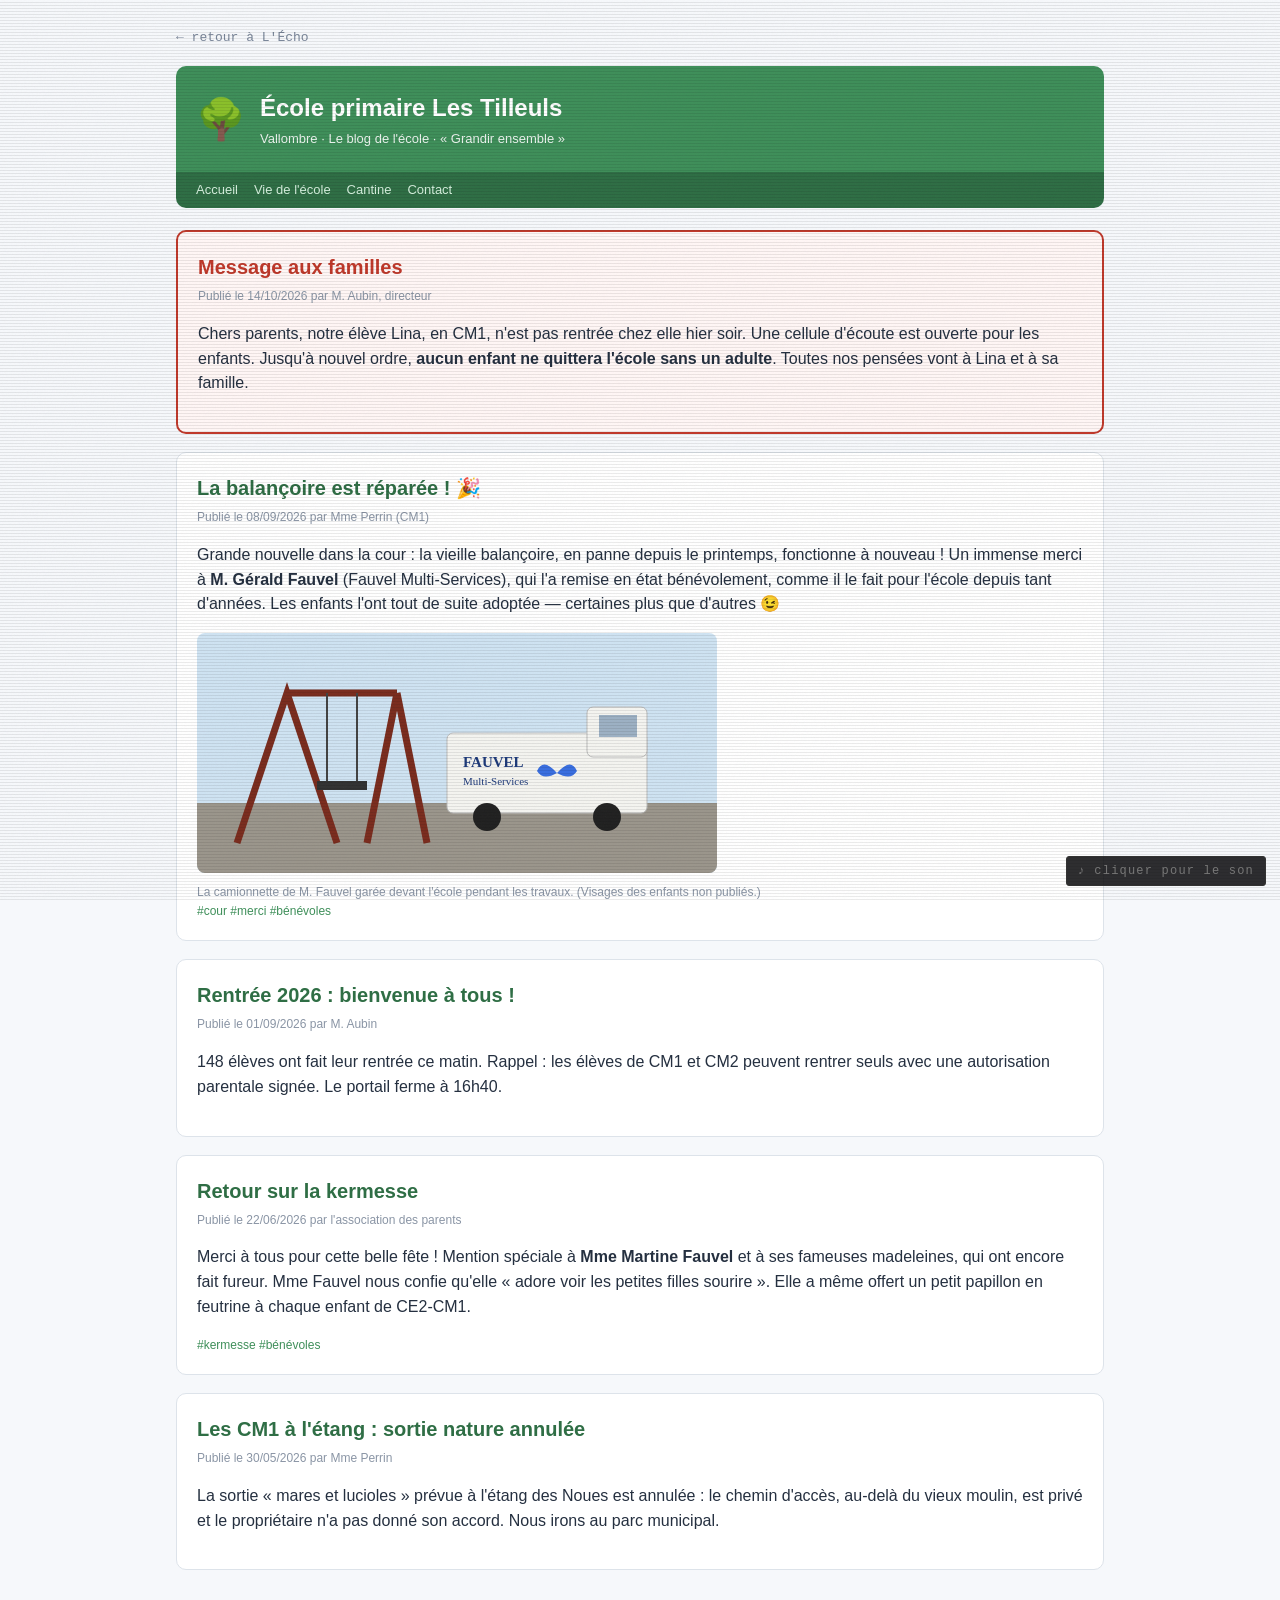
<file: ecole.html>
<!doctype html>
<html lang="fr">
<head>
<meta charset="utf-8">
<meta name="viewport" content="width=device-width,initial-scale=1">
<title>École Les Tilleuls</title>
<link rel="stylesheet" href="style.css">
<style>
  body{background:#f6f8fb;color:#253040;font-family:"Trebuchet MS",Verdana,sans-serif}
  body::before{opacity:.03} body::after{display:none}
  .back{color:#7a8699}
  header{background:#3f8f5a;color:#fff;padding:22px 20px;border-radius:10px 10px 0 0;display:flex;gap:14px;align-items:center}
  header .logo{font-size:40px}
  header h1{margin:0;font-size:24px}
  header p{margin:2px 0 0;font-size:13px;opacity:.9}
  nav{background:#2f6e45;padding:8px 20px;font-size:13px;border-radius:0 0 10px 10px;margin-bottom:22px}
  nav span{color:#d6f0de;margin-right:16px}
  .post{background:#fff;border:1px solid #dde3ea;border-radius:10px;padding:20px;margin-bottom:18px}
  .post h2{margin:0 0 4px;font-size:20px;color:#2f6e45}
  .post .d{font-size:12px;color:#8a95a5;margin-bottom:10px}
  .post.alert{border:2px solid #c0392b;background:#fff6f5}
  .post.alert h2{color:#c0392b}
  .post svg{width:100%;max-width:520px;height:auto;display:block;border-radius:8px;margin:10px 0}
  .cap{font-size:12px;color:#8a95a5}
  .tags{font-size:12px;color:#3f8f5a}
</style>
</head>
<body>
<div class="wrap">
  <a class="back" href="journal.html">← retour à L'Écho</a>
  <header><div class="logo">🌳</div><div><h1>École primaire Les Tilleuls</h1><p>Vallombre · Le blog de l'école · « Grandir ensemble »</p></div></header>
  <nav><span>Accueil</span><span>Vie de l'école</span><span>Cantine</span><span>Contact</span></nav>

  <div class="post alert">
    <h2>Message aux familles</h2>
    <div class="d">Publié le 14/10/2026 par M. Aubin, directeur</div>
    <p>Chers parents, notre élève Lina, en CM1, n'est pas rentrée chez elle hier soir. Une cellule d'écoute est ouverte pour les enfants. Jusqu'à nouvel ordre, <b>aucun enfant ne quittera l'école sans un adulte</b>. Toutes nos pensées vont à Lina et à sa famille.</p>
  </div>

  <div class="post">
    <h2>La balançoire est réparée ! 🎉</h2>
    <div class="d">Publié le 08/09/2026 par Mme Perrin (CM1)</div>
    <p>Grande nouvelle dans la cour : la vieille balançoire, en panne depuis le printemps, fonctionne à nouveau ! Un immense merci à <b>M. Gérald Fauvel</b> (Fauvel Multi-Services), qui l'a remise en état bénévolement, comme il le fait pour l'école depuis tant d'années. Les enfants l'ont tout de suite adoptée — certaines plus que d'autres 😉</p>
    <svg viewBox="0 0 520 240" xmlns="http://www.w3.org/2000/svg">
      <rect width="520" height="240" fill="#cfe3f2"/><rect y="170" width="520" height="70" fill="#9b968c"/>
      <g transform="translate(250 100)"><rect width="200" height="80" rx="6" fill="#f4f4f0" stroke="#bbb"/><rect x="140" y="-26" width="60" height="50" rx="6" fill="#f4f4f0" stroke="#bbb"/><rect x="152" y="-18" width="38" height="22" fill="#9db1c4"/><circle cx="40" cy="84" r="14" fill="#222"/><circle cx="160" cy="84" r="14" fill="#222"/>
        <text x="16" y="34" font-family="Trebuchet MS" font-size="15" font-weight="bold" fill="#1e3a7a">FAUVEL</text><text x="16" y="52" font-family="Trebuchet MS" font-size="11" fill="#1e3a7a">Multi-Services</text>
        <g transform="translate(110 40)"><path d="M0 0 q-14 -16 -20 -2 q6 10 20 2 q14 -16 20 -2 q-6 10 -20 2Z" fill="#3a6fe0"/></g></g>
      <g stroke="#7b2d1f" stroke-width="7" fill="none"><path d="M40 210 L90 60 L140 210"/><path d="M90 60 H200"/><path d="M200 60 L230 210M200 60 L170 210"/></g>
      <path d="M130 60 V150M160 60 V150" stroke="#444" stroke-width="2"/><rect x="120" y="148" width="50" height="9" fill="#333"/>
    </svg>
    <div class="cap">La camionnette de M. Fauvel garée devant l'école pendant les travaux. (Visages des enfants non publiés.)</div>
    <div class="tags">#cour #merci #bénévoles</div>
  </div>

  <div class="post">
    <h2>Rentrée 2026 : bienvenue à tous !</h2>
    <div class="d">Publié le 01/09/2026 par M. Aubin</div>
    <p>148 élèves ont fait leur rentrée ce matin. Rappel : les élèves de CM1 et CM2 peuvent rentrer seuls avec une autorisation parentale signée. Le portail ferme à 16h40.</p>
  </div>

  <div class="post">
    <h2>Retour sur la kermesse</h2>
    <div class="d">Publié le 22/06/2026 par l'association des parents</div>
    <p>Merci à tous pour cette belle fête ! Mention spéciale à <b>Mme Martine Fauvel</b> et à ses fameuses madeleines, qui ont encore fait fureur. Mme Fauvel nous confie qu'elle « adore voir les petites filles sourire ». Elle a même offert un petit papillon en feutrine à chaque enfant de CE2-CM1.</p>
    <div class="tags">#kermesse #bénévoles</div>
  </div>

  <div class="post">
    <h2>Les CM1 à l'étang : sortie nature annulée</h2>
    <div class="d">Publié le 30/05/2026 par Mme Perrin</div>
    <p>La sortie « mares et lucioles » prévue à l'étang des Noues est annulée : le chemin d'accès, au-delà du vieux moulin, est privé et le propriétaire n'a pas donné son accord. Nous irons au parc municipal.</p>
  </div>
</div>
<script src="fx.js"></script>
</body>
</html>
</file>
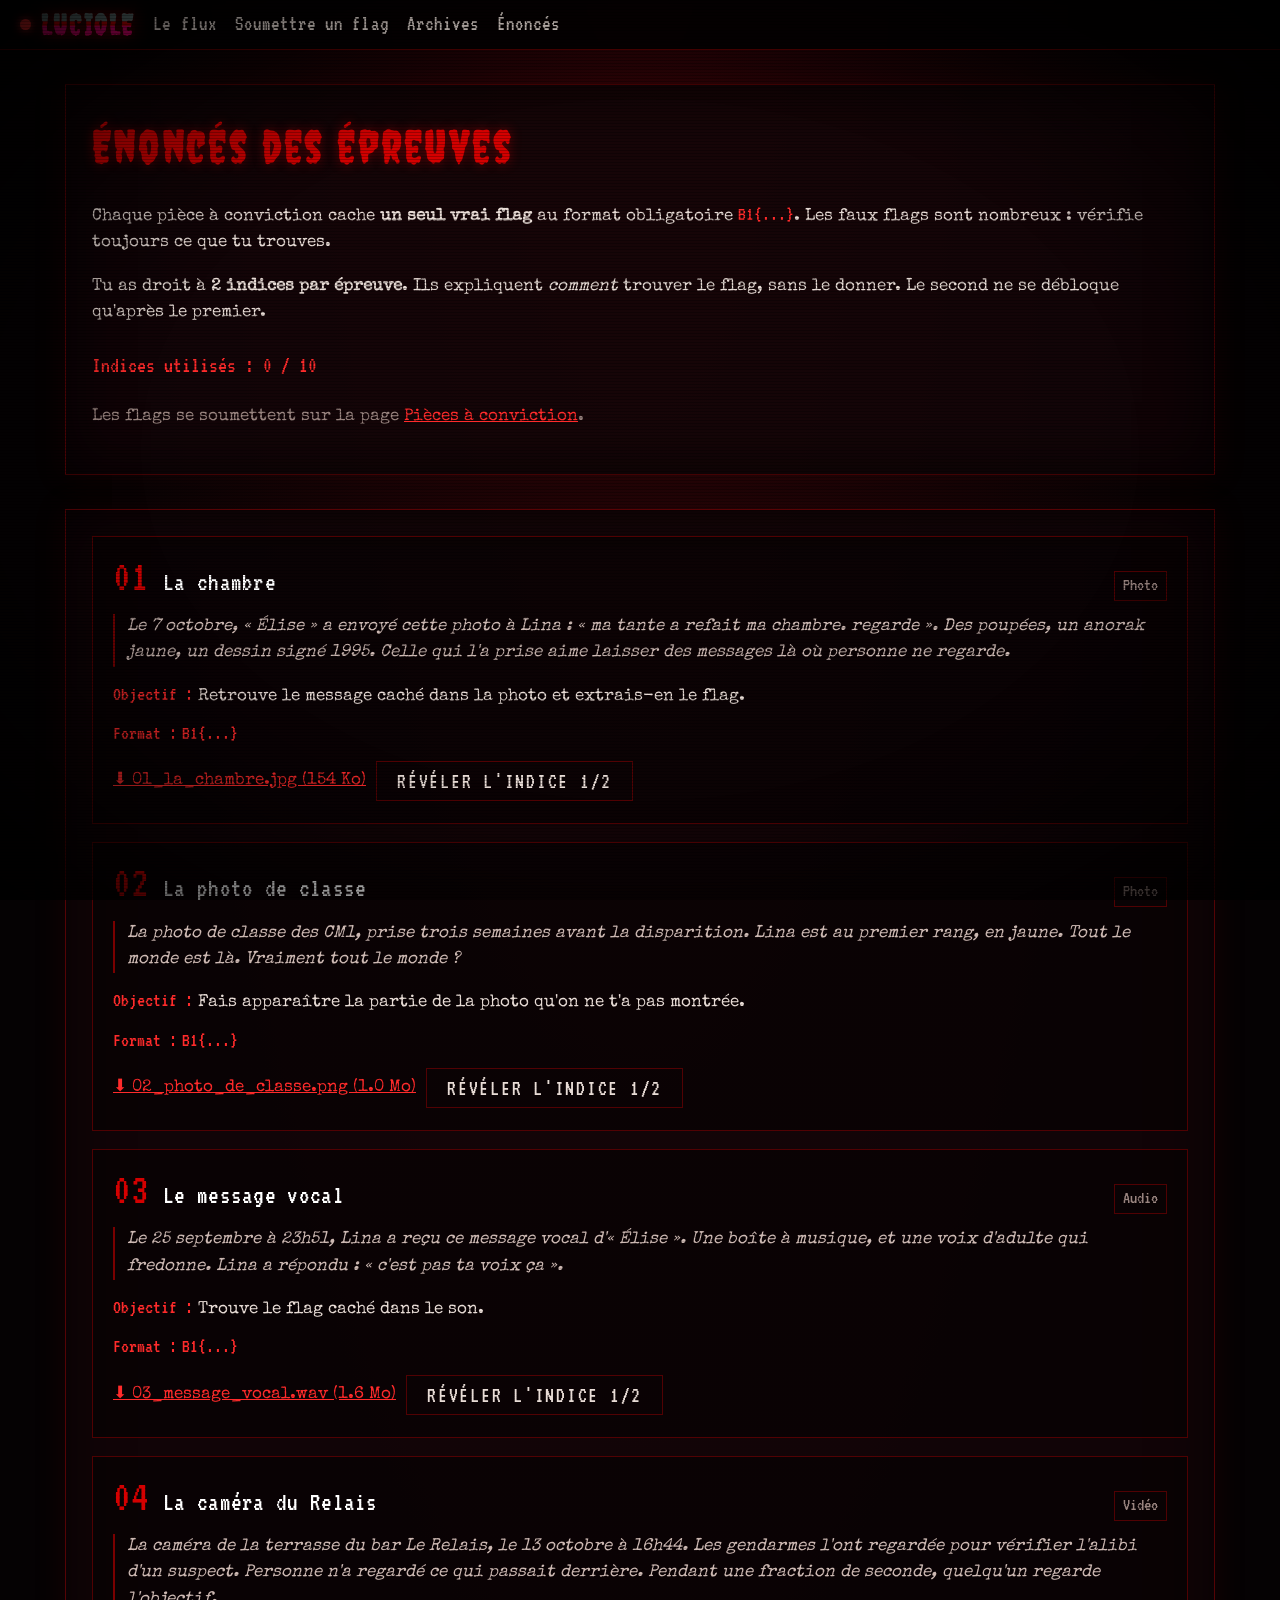
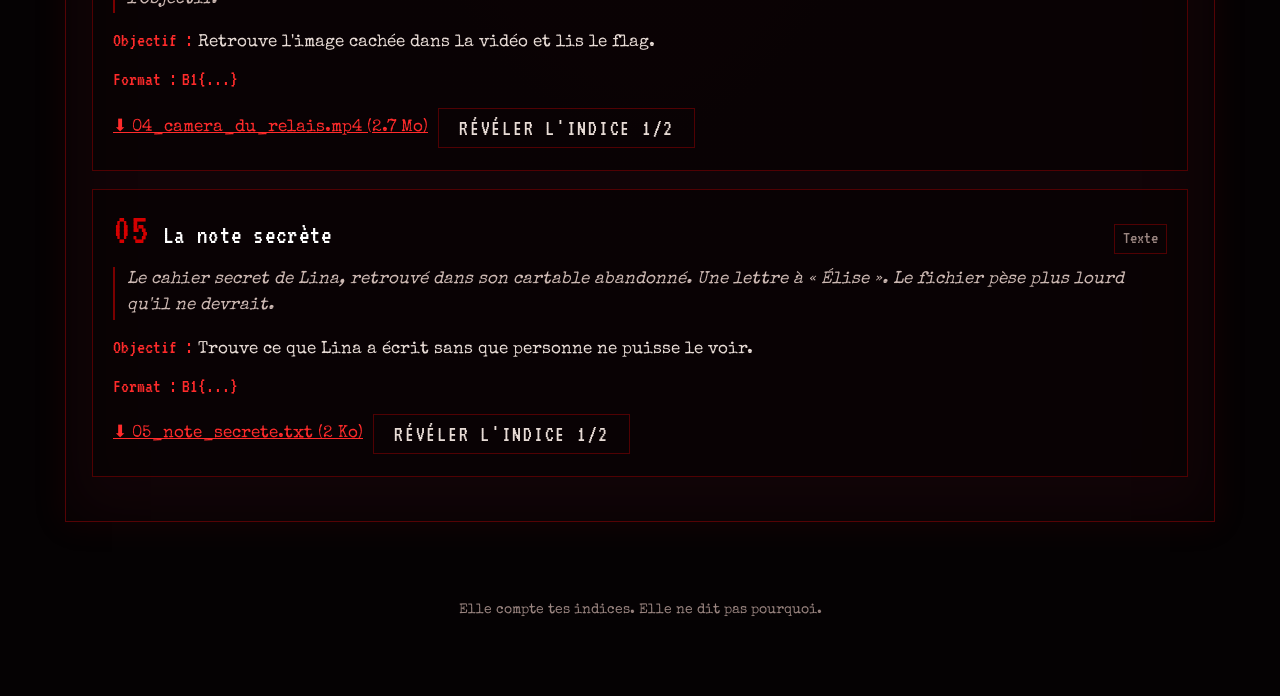
<file: enonces.html>
<!doctype html>
<html lang="fr">
<head>
<meta charset="utf-8">
<meta name="viewport" content="width=device-width, initial-scale=1">
<title>LUCIOLE · Énoncés</title>
<meta name="description" content="Énoncés des pièces à conviction, avec deux indices par épreuve.">
<link rel="icon" href="data:image/svg+xml,<svg xmlns='http://www.w3.org/2000/svg' viewBox='0 0 16 16'><circle cx='8' cy='8' r='6' fill='%233a6fe0'/></svg>">
<link rel="preconnect" href="https://fonts.googleapis.com">
<link rel="preconnect" href="https://fonts.gstatic.com" crossorigin>
<link href="https://fonts.googleapis.com/css2?family=Creepster&family=Special+Elite&family=VT323&display=swap" rel="stylesheet">
<link rel="stylesheet" href="room.css?v=20261124">
</head>
<body>
<div class="scanlines" aria-hidden="true"></div>
<div class="vignette" aria-hidden="true"></div>

<header class="top">
  <div class="brand"><span class="dot"></span><span class="vhs small" data-text="LUCIOLE">LUCIOLE</span></div>
  <nav>
    <a href="luciole.html#direct">Le flux</a>
    <a href="luciole.html#pieces">Soumettre un flag</a>
    <a href="luciole.html#archives">Archives</a>
    <a href="#top">Énoncés</a>
  </nav>
</header>

<main id="top">
  <section class="panel">
    <h2 class="title">Énoncés des épreuves</h2>
    <p>Chaque pièce à conviction cache <b>un seul vrai flag</b> au format obligatoire <code>B1{...}</code>. Les faux flags sont nombreux : vérifie toujours ce que tu trouves.</p>
    <p>Tu as droit à <b>2 indices par épreuve</b>. Ils expliquent <i>comment</i> trouver le flag, sans le donner. Le second ne se débloque qu'après le premier.</p>
    <p class="hint-count" id="hint-total"></p>
    <p class="muted">Les flags se soumettent sur la page <a href="luciole.html#pieces">Pièces à conviction</a>.</p>
  </section>
  <section class="panel" id="list"></section>
</main>

<footer class="foot"><p>Elle compte tes indices. Elle ne dit pas pourquoi.</p></footer>
<div id="whisper" class="whisper" aria-live="polite"></div>

<script src="data.js?v=20261124"></script>
<script src="enonces.js?v=20261124"></script>
</body>
</html>
</file>
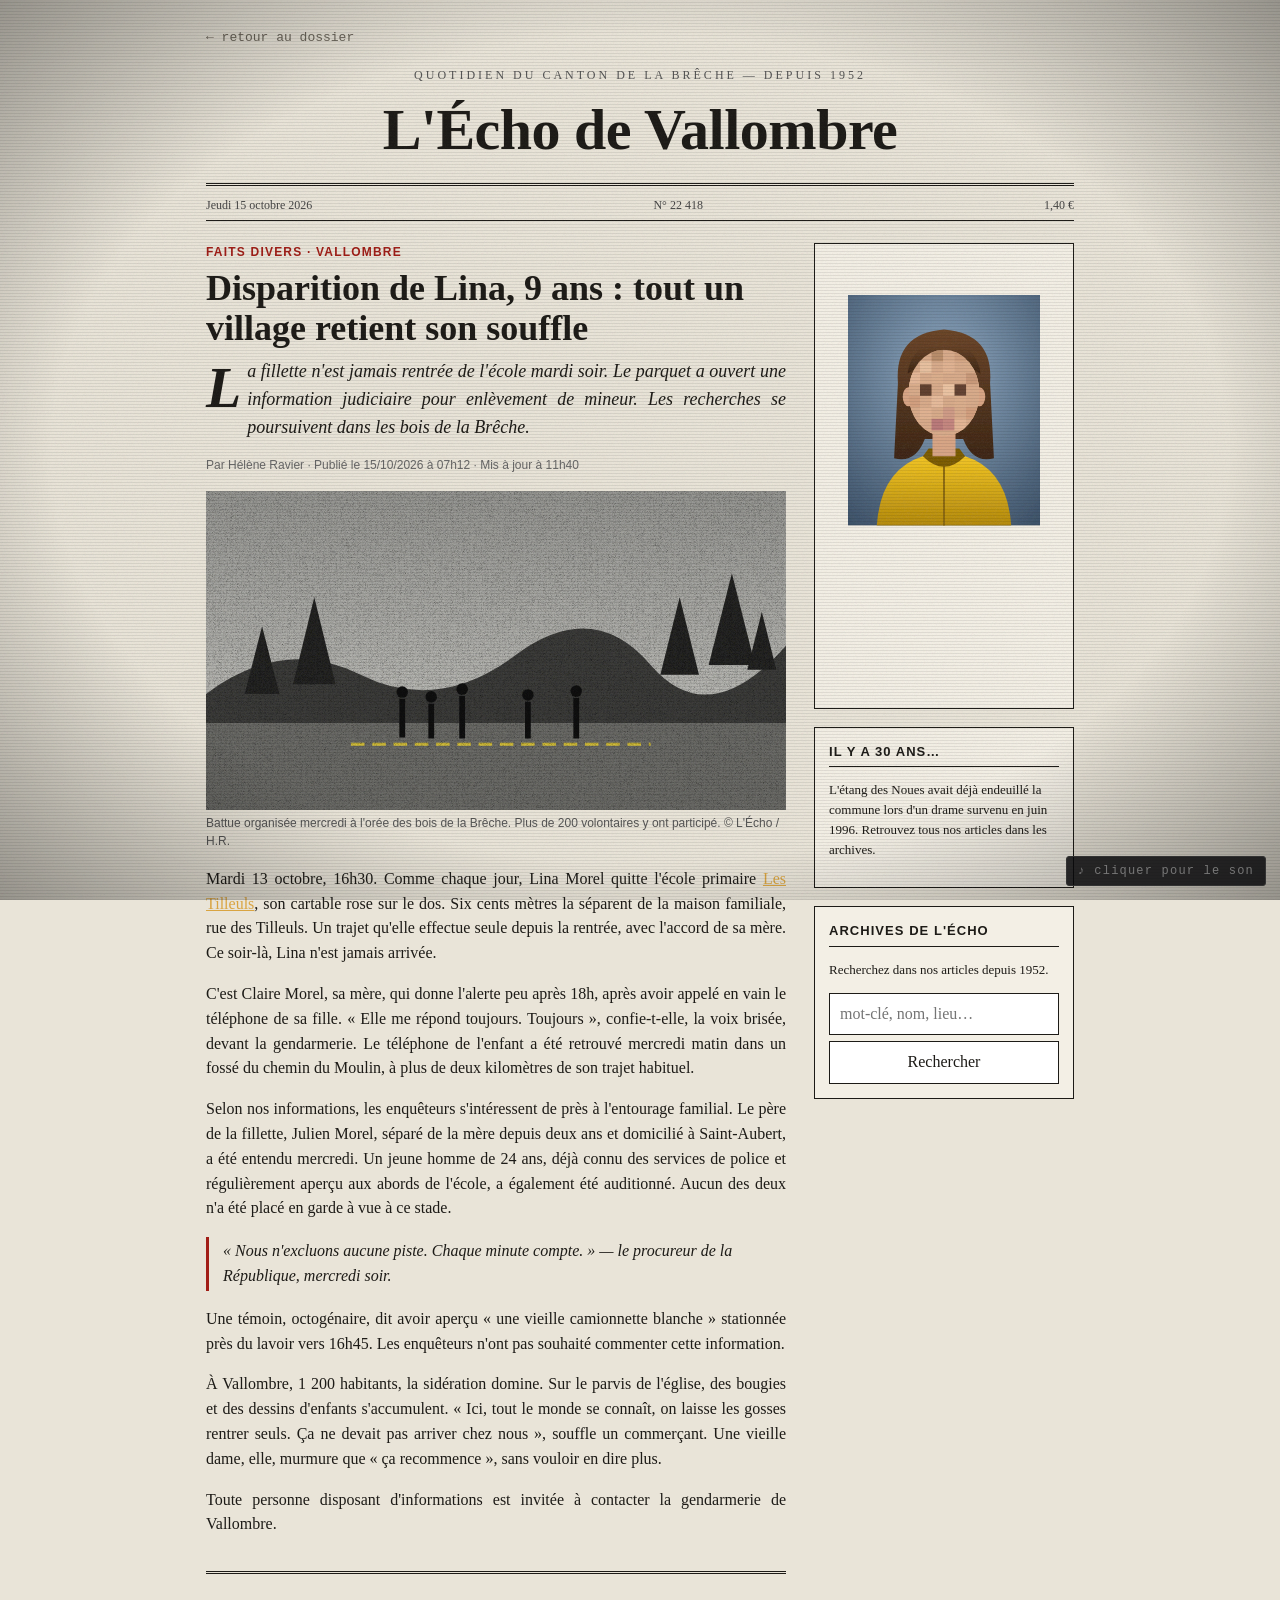
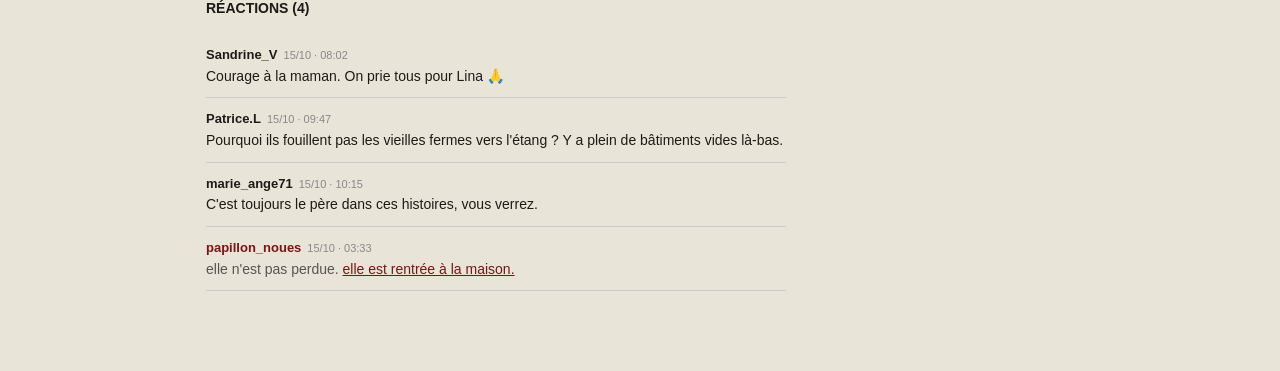
<file: journal.html>
<!doctype html>
<html lang="fr">
<head>
<meta charset="utf-8">
<meta name="viewport" content="width=device-width,initial-scale=1">
<title>L'Écho de Vallombre</title>
<link rel="stylesheet" href="style.css">
<style>
  body{background:#e9e4d8;color:#1d1b17}
  body::after{background:radial-gradient(ellipse at center,transparent 65%,rgba(0,0,0,.35))}
  .wrap{max-width:900px}
  .back{color:#6b655a}
  header.mast{text-align:center;border-bottom:3px double #1d1b17;padding-bottom:8px;margin-bottom:6px}
  header.mast h1{font-size:clamp(34px,7vw,58px);margin:0;letter-spacing:-.5px;font-weight:900}
  header.mast .sub{font-size:12px;letter-spacing:.25em;text-transform:uppercase;color:#555}
  .bar{display:flex;justify-content:space-between;flex-wrap:wrap;gap:6px;font-size:12px;border-bottom:1px solid #1d1b17;padding:4px 0 6px;margin-bottom:22px;color:#444}
  .grid{display:grid;grid-template-columns:1fr 260px;gap:28px}
  @media (max-width:760px){.grid{grid-template-columns:1fr}}
  .kicker{font-family:Arial,sans-serif;font-size:12px;font-weight:bold;color:#a11d16;text-transform:uppercase;letter-spacing:.1em}
  article h2{font-size:clamp(26px,4.5vw,36px);line-height:1.12;margin:6px 0 10px}
  .chapo{font-size:18px;font-style:italic;margin:0 0 14px}
  .byline{font-family:Arial,sans-serif;font-size:12px;color:#666;margin-bottom:16px}
  figure{margin:0 0 16px}
  figure svg{width:100%;height:auto;display:block;background:#bbb}
  figcaption{font-family:Arial,sans-serif;font-size:12px;color:#555;margin-top:4px}
  article p{text-align:justify;hyphens:auto}
  article p:first-of-type::first-letter{font-size:3.2em;float:left;line-height:.9;margin:4px 6px 0 0;font-weight:bold}
  blockquote{border-left:3px solid #a11d16;margin:14px 0;padding:2px 14px;font-style:italic}
  aside .box{border:1px solid #1d1b17;padding:14px;margin-bottom:18px;background:#f3efe5}
  aside h3{font-family:Arial,sans-serif;font-size:13px;text-transform:uppercase;letter-spacing:.08em;margin:0 0 8px;border-bottom:1px solid #1d1b17;padding-bottom:4px}
  .avis{background:#1d1b17;color:#f3efe5;text-align:center}
  .avis h3{color:#f3efe5;border-color:#f3efe5}
  .avis .big{font-size:28px;font-weight:bold;letter-spacing:.05em}
  input,button{background:#fff;color:#1d1b17;border:1px solid #1d1b17;border-radius:0}
  #res .hit{border-top:1px dashed #999;padding:10px 0}
  #res .hit h4{margin:0 0 4px;font-size:16px}
  #res .hit .d{font-family:Arial,sans-serif;font-size:11px;color:#777}
  .comments{margin-top:34px;border-top:3px double #1d1b17;padding-top:10px}
  .comments h3{font-family:Arial,sans-serif;font-size:14px;text-transform:uppercase}
  .com{font-family:Arial,sans-serif;font-size:14px;border-bottom:1px solid #ccc;padding:10px 0}
  .com b{font-size:13px}
  .com .t{color:#888;font-size:11px;margin-left:6px}
  .com.creepy{color:#555}
  .com.creepy b{color:#7a1410}
</style>
</head>
<body>
<div class="wrap">
  <a class="back" href="index.html">← retour au dossier</a>
  <header class="mast">
    <div class="sub">Quotidien du canton de la Brêche — depuis 1952</div>
    <h1>L'Écho de Vallombre</h1>
  </header>
  <div class="bar"><span>Jeudi 15 octobre 2026</span><span>N° 22 418</span><span>1,40 €</span></div>

  <div class="grid">
    <article>
      <div class="kicker">Faits divers · Vallombre</div>
      <h2>Disparition de Lina, 9 ans : tout un village retient son souffle</h2>
      <p class="chapo">La fillette n'est jamais rentrée de l'école mardi soir. Le parquet a ouvert une information judiciaire pour enlèvement de mineur. Les recherches se poursuivent dans les bois de la Brêche.</p>
      <div class="byline">Par Hélène Ravier · Publié le 15/10/2026 à 07h12 · Mis à jour à 11h40</div>

      <figure>
        <svg viewBox="0 0 600 330" xmlns="http://www.w3.org/2000/svg">
          <defs>
            <filter id="g"><feTurbulence baseFrequency=".8" numOctaves="2" result="n"/><feColorMatrix type="saturate" values="0"/><feBlend in="SourceGraphic" mode="multiply"/></filter>
            <linearGradient id="sky" x1="0" y1="0" x2="0" y2="1"><stop offset="0" stop-color="#9a9a96"/><stop offset="1" stop-color="#cfcfca"/></linearGradient>
          </defs>
          <g filter="url(#g)">
            <rect width="600" height="330" fill="url(#sky)"/>
            <path d="M0 210 Q80 150 160 190 T320 170 T460 180 T600 160 V330 H0Z" fill="#3c3c3a"/>
            <g fill="#232322">
              <path d="M40 210 l18-70 18 70z"/><path d="M90 200 l22-90 22 90z"/><path d="M470 190 l20-80 20 80z"/><path d="M520 180 l24-95 24 95z"/><path d="M560 185 l15-60 15 60z"/>
            </g>
            <rect x="0" y="240" width="600" height="90" fill="#6d6d69"/>
            <g fill="#111"><rect x="200" y="215" width="6" height="40"/><rect x="230" y="220" width="6" height="36"/><rect x="262" y="212" width="6" height="44"/><rect x="330" y="218" width="6" height="38"/><rect x="380" y="214" width="6" height="42"/></g>
            <g fill="#111"><circle cx="203" cy="208" r="6"/><circle cx="233" cy="213" r="6"/><circle cx="265" cy="205" r="6"/><circle cx="333" cy="211" r="6"/><circle cx="383" cy="207" r="6"/></g>
            <path d="M150 262 H460" stroke="#d8c23a" stroke-width="3" stroke-dasharray="14 8"/>
          </g>
        </svg>
        <figcaption>Battue organisée mercredi à l'orée des bois de la Brêche. Plus de 200 volontaires y ont participé. © L'Écho / H.R.</figcaption>
      </figure>

      <p>Mardi 13 octobre, 16h30. Comme chaque jour, Lina Morel quitte l'école primaire <a href="ecole.html">Les Tilleuls</a>, son cartable rose sur le dos. Six cents mètres la séparent de la maison familiale, rue des Tilleuls. Un trajet qu'elle effectue seule depuis la rentrée, avec l'accord de sa mère. Ce soir-là, Lina n'est jamais arrivée.</p>
      <p>C'est Claire Morel, sa mère, qui donne l'alerte peu après 18h, après avoir appelé en vain le téléphone de sa fille. « Elle me répond toujours. Toujours », confie-t-elle, la voix brisée, devant la gendarmerie. Le téléphone de l'enfant a été retrouvé mercredi matin dans un fossé du chemin du Moulin, à plus de deux kilomètres de son trajet habituel.</p>
      <p>Selon nos informations, les enquêteurs s'intéressent de près à l'entourage familial. Le père de la fillette, Julien Morel, séparé de la mère depuis deux ans et domicilié à Saint-Aubert, a été entendu mercredi. Un jeune homme de 24 ans, déjà connu des services de police et régulièrement aperçu aux abords de l'école, a également été auditionné. Aucun des deux n'a été placé en garde à vue à ce stade.</p>
      <blockquote>« Nous n'excluons aucune piste. Chaque minute compte. » — le procureur de la République, mercredi soir.</blockquote>
      <p>Une témoin, octogénaire, dit avoir aperçu « une vieille camionnette blanche » stationnée près du lavoir vers 16h45. Les enquêteurs n'ont pas souhaité commenter cette information.</p>
      <p>À Vallombre, 1 200 habitants, la sidération domine. Sur le parvis de l'église, des bougies et des dessins d'enfants s'accumulent. « Ici, tout le monde se connaît, on laisse les gosses rentrer seuls. Ça ne devait pas arriver chez nous », souffle un commerçant. Une vieille dame, elle, murmure que « ça recommence », sans vouloir en dire plus.</p>
      <p>Toute personne disposant d'informations est invitée à contacter la gendarmerie de Vallombre.</p>

      <div class="comments">
        <h3>Réactions (4)</h3>
        <div class="com"><b>Sandrine_V</b><span class="t">15/10 · 08:02</span><br>Courage à la maman. On prie tous pour Lina 🙏</div>
        <div class="com"><b>Patrice.L</b><span class="t">15/10 · 09:47</span><br>Pourquoi ils fouillent pas les vieilles fermes vers l'étang ? Y a plein de bâtiments vides là-bas.</div>
        <div class="com"><b>marie_ange71</b><span class="t">15/10 · 10:15</span><br>C'est toujours le père dans ces histoires, vous verrez.</div>
        <div class="com creepy"><b>papillon_noues</b><span class="t">15/10 · 03:33</span><br>elle n'est pas perdue. <a href="luciole.html" style="color:#7a1410">elle est rentrée à la maison.</a></div>
      </div>
    </article>

    <aside>
      <div class="box avis">
        <h3>Appel à témoins</h3>
        <svg viewBox="0 0 200 240" xmlns="http://www.w3.org/2000/svg" style="width:100%;max-width:200px;display:block;margin:0 auto 10px;border:4px solid #f3efe5">
          <defs>
            <radialGradient id="pbg" cx=".5" cy=".35" r=".8"><stop offset="0" stop-color="#8fa9c2"/><stop offset="1" stop-color="#3d5269"/></radialGradient>
            <linearGradient id="phair" x1="0" y1="0" x2="0" y2="1"><stop offset="0" stop-color="#6b4528"/><stop offset="1" stop-color="#3e2614"/></linearGradient>
            <linearGradient id="pjk" x1="0" y1="0" x2="0" y2="1"><stop offset="0" stop-color="#f2c522"/><stop offset="1" stop-color="#b48a0c"/></linearGradient>
            <filter id="pso"><feGaussianBlur stdDeviation=".7"/></filter>
            <filter id="pgr"><feTurbulence type="fractalNoise" baseFrequency=".9" numOctaves="2" result="n"/><feColorMatrix in="n" type="matrix" values="0 0 0 0 .5 0 0 0 0 .5 0 0 0 0 .5 0 0 0 .28 0" result="m"/><feComposite in="m" in2="SourceGraphic" operator="in" result="c"/><feBlend in="SourceGraphic" in2="c" mode="overlay"/></filter>
            <clipPath id="pface"><ellipse cx="100" cy="102" rx="37" ry="45"/></clipPath>
          </defs>
          <g filter="url(#pgr)">
            <rect width="200" height="240" fill="url(#pbg)"/>
            <g filter="url(#pso)">
              <path d="M52 92 Q48 40 100 36 Q152 40 148 92 L152 170 Q130 176 120 150 L80 150 Q70 176 48 170Z" fill="url(#phair)"/>
              <path d="M30 240 Q34 182 78 168 L122 168 Q166 182 170 240Z" fill="url(#pjk)"/>
              <path d="M100 170 V240" stroke="#8c6a08" stroke-width="2"/>
              <path d="M78 168 Q100 190 122 168 L116 160 L84 160Z" fill="#7d5d06"/>
              <rect x="88" y="138" width="24" height="30" fill="#d9a585"/>
              <ellipse cx="100" cy="102" rx="37" ry="45" fill="#e8b996"/>
              <ellipse cx="63" cy="106" rx="6" ry="10" fill="#d9a585"/><ellipse cx="137" cy="106" rx="6" ry="10" fill="#d9a585"/>
              <path d="M62 82 Q66 50 100 50 Q134 50 138 82 Q120 70 100 74 Q80 70 62 82Z" fill="url(#phair)"/>
            </g>
            <g clip-path="url(#pface)">
              <rect x="63" y="57" width="74" height="90" fill="#d8ab8a"/>
              <g opacity=".95">
                <rect x="63" y="57" width="12" height="12" fill="#c99a78"/><rect x="75" y="69" width="12" height="12" fill="#e9c2a2"/><rect x="87" y="57" width="12" height="12" fill="#b88c6a"/><rect x="99" y="69" width="12" height="12" fill="#e2b493"/><rect x="111" y="57" width="12" height="12" fill="#cfa07e"/><rect x="123" y="69" width="12" height="12" fill="#d8ab8a"/>
                <rect x="63" y="81" width="12" height="12" fill="#e5b898"/><rect x="75" y="93" width="12" height="12" fill="#5a3a2a"/><rect x="87" y="81" width="12" height="12" fill="#dcae8d"/><rect x="99" y="93" width="12" height="12" fill="#ecc4a4"/><rect x="111" y="93" width="12" height="12" fill="#5e3d2c"/><rect x="123" y="81" width="12" height="12" fill="#c9987a"/>
                <rect x="63" y="105" width="12" height="12" fill="#d29f7e"/><rect x="87" y="105" width="12" height="12" fill="#e7bb9b"/><rect x="99" y="117" width="12" height="12" fill="#cf9a86"/><rect x="111" y="105" width="12" height="12" fill="#dcae8d"/><rect x="75" y="117" width="12" height="12" fill="#e1b392"/><rect x="123" y="117" width="12" height="12" fill="#d29f7e"/>
                <rect x="87" y="129" width="12" height="12" fill="#b9787a"/><rect x="99" y="129" width="12" height="12" fill="#c4847f"/><rect x="63" y="129" width="12" height="12" fill="#dcae8d"/><rect x="111" y="129" width="12" height="12" fill="#e4b696"/>
              </g>
            </g>
          </g>
        </svg>
        <div class="small" style="opacity:.6;margin:-4px 0 8px">Photo transmise par la famille</div>
        <div class="big">LINA MOREL</div>
        <p class="small">9 ans · 1m32 · cheveux châtains, frange<br>Anorak jaune, cartable rose<br>Vue pour la dernière fois le 13/10 à 16h30</p>
      </div>

      <div class="box">
        <h3>Il y a 30 ans…</h3>
        <p class="small">L'étang des Noues avait déjà endeuillé la commune lors d'un drame survenu en juin 1996. Retrouvez tous nos articles dans les archives.</p>
      </div>

      <div class="box">
        <h3>Archives de L'Écho</h3>
        <p class="small">Recherchez dans nos articles depuis 1952.</p>
        <form id="f" onsubmit="return X01()">
          <input id="q" placeholder="mot-clé, nom, lieu…" style="width:100%"><br>
          <button style="margin-top:6px;width:100%">Rechercher</button>
        </form>
        <div id="res"></div>
      </div>
    </aside>
  </div>
</div>
<script>
const ARCH = [
 {d:"08/06/1996", t:"Drame à l'étang des Noues : la petite Élise, 8 ans, retrouvée noyée",
  k:"elise fauvel noues etang noyade 1996 gerald martine ferme drame enfant",
  b:"Le corps de la petite Élise Fauvel, 8 ans, a été retrouvé hier en fin de journée dans l'étang qui borde la ferme familiale, au lieu-dit Les Noues. La fillette vivait avec son père, Gérald Fauvel, 34 ans, et sa tante, Martine Fauvel, qui l'élevait depuis le départ de la mère. Selon les premiers éléments, l'enfant aurait échappé à la surveillance des adultes en fin d'après-midi. « Elle voulait attraper des lucioles », a sangloté sa tante. Les obsèques auront lieu mardi en l'église de Vallombre."},
 {d:"14/06/1996", t:"Vallombre a dit adieu à Élise",
  k:"elise fauvel obseques eglise papillon martine gerald 1996",
  b:"Une foule nombreuse a accompagné mardi la petite Élise Fauvel jusqu'au cimetière communal. À la demande de la famille, chacun avait épinglé un papillon de papier à sa veste — « elle les adorait ». Martine Fauvel, très éprouvée, a dû être soutenue tout au long de la cérémonie. Elle aurait déclaré au prêtre : « Elle n'est pas partie. Elle reviendra à la maison. »"},
 {d:"03/02/1997", t:"Les Noues : la ferme Fauvel désormais inhabitée",
  k:"fauvel ferme noues inhabitee demenagement 1997 gerald martine bourg",
  b:"Huit mois après le drame qui a coûté la vie à la petite Élise, Gérald et Martine Fauvel ont quitté la ferme des Noues pour s'installer dans un appartement du bourg. La propriété, qui reste dans la famille, ne sera pas mise en vente. « On ne vend pas la chambre d'un enfant », aurait confié Martine Fauvel à un voisin."},
 {d:"22/09/2019", t:"Fauvel Multi-Services, l'artisan qui répare tout",
  k:"fauvel gerald multi-services artisan camionnette papillon bricolage reparation entreprise",
  b:"Plomberie, menuiserie, petites réparations : depuis vingt ans, Gérald Fauvel sillonne le canton avec sa camionnette blanche frappée d'un papillon bleu. « C'est pour ma fille », explique-t-il simplement, sans s'étendre. Il intervient bénévolement dans plusieurs bâtiments communaux, dont l'école des Tilleuls."},
 {d:"11/05/2024", t:"Kermesse des Tilleuls : un succès sous le soleil",
  k:"kermesse ecole tilleuls gateaux martine fauvel benevole",
  b:"Plus de 300 visiteurs ont profité de la kermesse de l'école Les Tilleuls. Le stand de pâtisseries, tenu par la bénévole Martine Fauvel, a été dévalisé en moins d'une heure. « J'aime voir les enfants heureux », a-t-elle confié en distribuant ses madeleines."},
 {d:"02/09/2025", t:"Faits divers : un jeune homme interpellé pour dégradations",
  k:"kevin brault degradations bar relais jeune homme",
  b:"Kévin B., 24 ans, a été interpellé dans la nuit de samedi pour des dégradations sur l'abribus de la place de l'Église. Le jeune homme, connu pour de petits délits, a reconnu les faits."},
 {d:"14/10/2026", t:"Lina, 9 ans, introuvable depuis mardi soir",
  k:"lina morel disparition tilleuls 2026 claire julien",
  b:"Une fillette de 9 ans, Lina Morel, est portée disparue depuis mardi après la sortie de l'école. La gendarmerie lance un appel à témoins."}
];
const X02 = s => s.toLowerCase().normalize("NFD").replace(/[̀-ͯ]/g,"").trim();
function X01(){
  const q = X02(document.getElementById('q').value);
  const r = document.getElementById('res');
  if(q.length<3){ r.innerHTML='<p class="small">Saisissez au moins 3 caractères.</p>'; return false; }
  const words = q.split(/\s+/);
  const hits = ARCH.filter(a => words.every(w => (a.k+" "+X02(a.t)+" "+X02(a.b)).includes(w)));
  r.innerHTML = hits.length ? hits.map(a=>`<div class="hit"><div class="d">${a.d}</div><h4>${a.t}</h4><p class="small">${a.b}</p></div>`).join("")
    : '<p class="small">Aucun résultat.</p>';
  return false;
}
</script>
<script src="fx.js"></script>
</body>
</html>
</file>
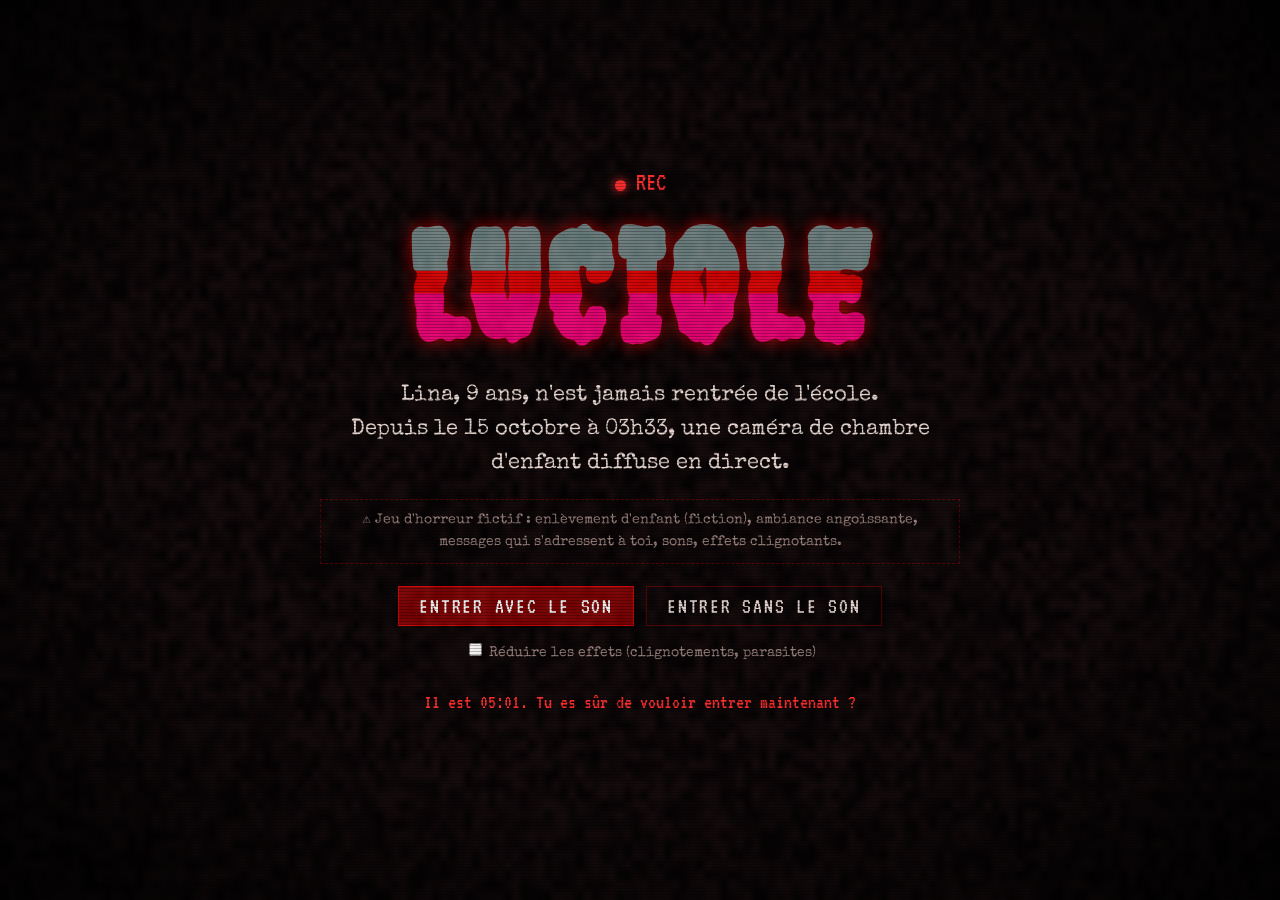
<file: luciole.html>
<!doctype html>
<html lang="fr">
<head>
<meta charset="utf-8">
<meta name="viewport" content="width=device-width, initial-scale=1">
<title>LUCIOLE</title>
<meta name="description" content="Lina, 9 ans, a disparu. Un flux de babyphone circule. Trouve qui l'a emmenée.">
<link rel="icon" href="data:image/svg+xml,<svg xmlns='http://www.w3.org/2000/svg' viewBox='0 0 16 16'><circle cx='8' cy='8' r='6' fill='%233a6fe0'/></svg>">
<link rel="preconnect" href="https://fonts.googleapis.com">
<link rel="preconnect" href="https://fonts.gstatic.com" crossorigin>
<link href="https://fonts.googleapis.com/css2?family=Creepster&family=Special+Elite&family=VT323&display=swap" rel="stylesheet">
<link rel="stylesheet" href="room.css?v=20261124">
</head>
<!-- le flag n'est pas dans le code source. arrête de fouiller. ... bon, d'accord : QjF7WDAxLkVYRSB0YSBiaWVuIGV1IHNlcyB1biBmYWtlfQ== -->
<body>
<canvas id="noise" aria-hidden="true"></canvas>
<div class="scanlines" aria-hidden="true"></div>
<div class="vignette" aria-hidden="true"></div>

<section id="gate" class="gate">
  <div class="gate-box">
    <p class="rec"><span class="dot"></span> REC</p>
    <h1 class="vhs" data-text="LUCIOLE">LUCIOLE</h1>
    <p class="gate-sub">Lina, 9 ans, n'est jamais rentrée de l'école.<br>Depuis le 15 octobre à 03h33, une caméra de chambre d'enfant diffuse en direct.</p>
    <p class="warn">⚠ Jeu d'horreur fictif : enlèvement d'enfant (fiction), ambiance angoissante, messages qui s'adressent à toi, sons, effets clignotants.</p>
    <div class="gate-actions">
      <button id="enter-sound" class="btn btn-red">Entrer avec le son</button>
      <button id="enter-mute" class="btn">Entrer sans le son</button>
    </div>
    <label class="calm"><input type="checkbox" id="calm-mode"> Réduire les effets (clignotements, parasites)</label>
    <p class="gate-foot" id="gate-time"></p>
  </div>
</section>

<div id="app" hidden>
  <header class="top">
    <div class="brand">
      <span class="dot"></span>
      <span class="vhs small" data-text="LUCIOLE">LUCIOLE</span>
    </div>
    <nav>
      <a href="#jouer">Comment jouer</a>
      <a href="#pieces">Épreuves</a>
      <a href="enonces.html">Énoncés &amp; indices</a>
      <a href="#archives">Archives</a>
      <a href="#accuser">Accuser</a>
      <a href="index.html">Dossier</a>
    </nav>
    <div class="eyes" aria-hidden="true"><span class="eye"><i></i></span><span class="eye"><i></i></span></div>
    <button id="sound-toggle" class="icon-btn" title="Son">🔇</button>
  </header>

  <section id="jouer" class="panel howto">
    <h2 class="title">Comment jouer</h2>
    <ol class="steps">
      <li><b>Lis l'énoncé</b> d'une épreuve sur la page <a href="enonces.html">Énoncés &amp; indices</a>.</li>
      <li><b>Télécharge le fichier</b> et cherche le message caché dedans (stéganographie).</li>
      <li><b>Soumets le flag</b> trouvé dans la carte de l'épreuve, plus bas. Format obligatoire : <code>B1{...}</code></li>
      <li><b>Chaque vrai flag</b> débloque une lettre et un enregistrement dans les <a href="#archives">Archives</a>.</li>
      <li><b>Avec les 5 vrais flags</b>, <a href="#accuser">accuse les coupables</a>. Le <a href="index.html">dossier d'enquête</a> (journal, PV, téléphone, cadastre) t'aidera à comprendre qui ils sont.</li>
    </ol>
    <p class="tip">Bloqué ? Chaque épreuve a <b>2 indices</b> sur la page des énoncés.<br>
      Tu trouves <code>B1{X01.EXE ta bien eu ses un fake}</code> ? C'est un <b>faux</b> flag : il t'a eu, continue de chercher.</p>
  </section>

  <section id="direct" class="panel">
    <div class="stream">
      <div class="stream-screen">
        <img src="img/direct.png" alt="Flux vidéo nocturne d'une chambre d'enfant : un lit, des poupées alignées, un anorak jaune.">
        <div class="stream-noise"></div>
        <div class="stream-hud">
          <span class="live"><span class="dot"></span> LIVE</span>
          <span id="viewers">spectateurs : 333</span>
        </div>
        <div class="stream-countdown">PROCHAINE BERCEUSE DANS <b id="countdown">--:--:--</b></div>
      </div>
      <aside class="chat" aria-label="Chat du direct">
        <div class="chat-head">CHAT · forum « vallombre-infos »</div>
        <ul id="chat-log"></ul>
      </aside>
    </div>
    <div class="story">
      <h2 class="title">13 octobre, 16h30</h2>
      <p>Lina Morel, 9 ans, sort de l'école Les Tilleuls, à Vallombre. Six cents mètres jusqu'à chez elle. Elle n'arrive jamais. Deux jours plus tard, à 03h33, ce lien apparaît sur un forum : le flux d'un babyphone, dans une chambre qui sent le renfermé.</p>
      <p>L'adjudant chargé de l'affaire a trouvé quatre flags sur cinq. Puis on lui a ordonné d'arrêter. Il t'a tout transmis.</p>
      <p class="mission">TA MISSION : trouver <b>QUI</b> a emmené Lina.</p>
    </div>
  </section>

  <section class="panel">
    <h2 class="title">Ta progression</h2>
    <p class="muted">Chaque vrai flag révèle une lettre.</p>
    <div id="letters" class="letters" aria-label="Lettres découvertes"></div>
    <p id="progress-text" class="muted"></p>
  </section>

  <section id="pieces" class="panel">
    <h2 class="title">Épreuves</h2>
    <p class="muted">5 épreuves : 2 photos, 1 audio, 1 vidéo, 1 texte. Télécharge le fichier, trouve le flag, soumets-le dans la même carte.
      <span class="onsite-inline">⚠ Si tu joues en présentiel, rentre tes flags sur le site du CTF en présentiel : c'est lui qui compte pour le classement.</span></p>
    <div class="cases" id="cases"></div>
    <div class="free-submit">
      <h3>Tu ne sais pas à quelle épreuve appartient ton flag ?</h3>
      <form id="free-form" autocomplete="off">
        <input id="free-input" placeholder="B1{...}" spellcheck="false" aria-label="Flag">
        <button class="btn">Vérifier</button>
      </form>
      <p id="free-msg" class="msg" aria-live="polite"></p>
    </div>
    <div class="extras">
      <a class="extra" href="fichiers/00_LISEZ_MOI.txt" download>00_LISEZ_MOI.txt</a>
      <a class="extra" href="fichiers/ARRETE_MAINTENANT.txt" download>ARRETE_MAINTENANT.txt <small>(on ne sait pas qui l'a mis là)</small></a>
      <a class="extra" href="fichiers/bonus_nom_du_ravisseur.png" download>bonus_nom_du_ravisseur.png <small>(trouvé sur le forum)</small></a>
    </div>
  </section>

  <section id="dossier" class="panel">
    <h2 class="title">Les suspects</h2>
    <div class="suspects" id="suspects"></div>
  </section>

  <section id="archives" class="panel">
    <h2 class="title">Archives</h2>
    <p class="muted">Chaque épreuve résolue débloque un enregistrement : le carnet de l'adjudant, le cahier de Lina, des messages interceptés.</p>
    <div id="archives-list" class="archives"></div>
  </section>

  <section id="accuser" class="panel">
    <h2 class="title">Accuser</h2>
    <div id="accuse-locked" class="locked-box">
      <p>Résous d'abord les 5 épreuves.</p>
      <p class="muted">Ou alors tu n'as pas envie de savoir. Ce serait plus sage.</p>
    </div>
    <form id="accuse-form" hidden>
      <p>Qui a emmené Lina ? <span class="muted">(coche une ou plusieurs personnes)</span></p>
      <div class="accuse-grid" id="accuse-grid"></div>
      <button class="btn btn-red">ACCUSER</button>
      <p id="accuse-msg" class="msg" aria-live="polite"></p>
    </form>
  </section>

  <footer class="foot">
    <p>Jeu fictif. Personnes, lieux et organismes sont imaginaires.</p>
    <button id="reset" class="link-btn">Effacer ma progression</button>
    <a href="orga.html" class="link-btn">Espace organisateurs</a>
    <button id="calm-toggle" class="link-btn">Effets réduits : non</button>
  </footer>
</div>

<div id="whisper" class="whisper" aria-live="polite"></div>

<section id="ending" class="ending" hidden>
  <div class="ending-box">
    <div id="ending-text"></div>
  </div>
</section>

<script src="data.js?v=20261124"></script>
<script src="app.js?v=20261124"></script>
</body>
</html>
</file>
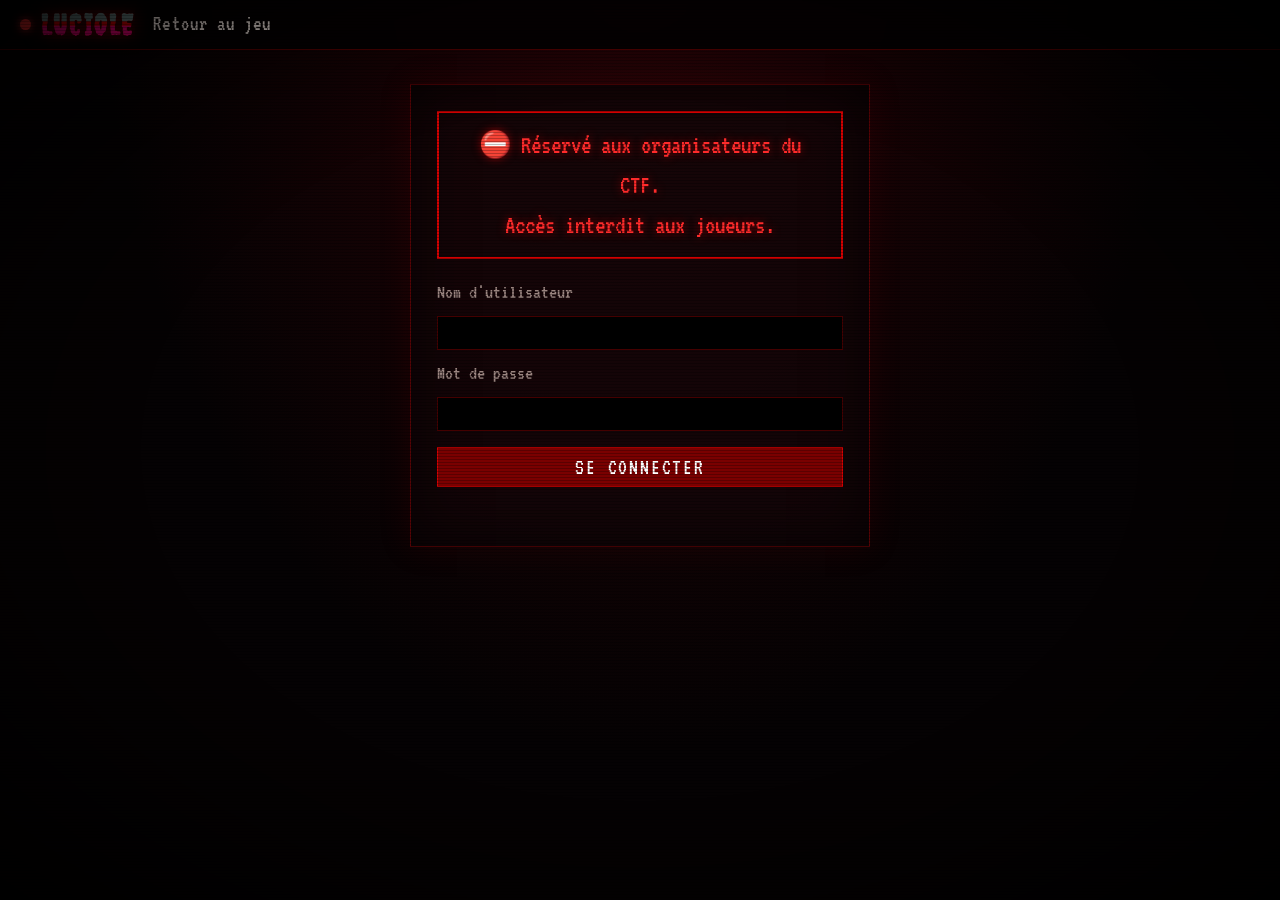
<file: orga.html>
<!doctype html>
<html lang="fr">
<head>
<meta charset="utf-8">
<meta name="viewport" content="width=device-width, initial-scale=1">
<meta name="robots" content="noindex, nofollow">
<title>LUCIOLE · Organisateurs</title>
<meta name="description" content="Espace réservé aux organisateurs du CTF.">
<link rel="icon" href="data:image/svg+xml,<svg xmlns='http://www.w3.org/2000/svg' viewBox='0 0 16 16'><circle cx='8' cy='8' r='6' fill='%233a6fe0'/></svg>">
<link rel="preconnect" href="https://fonts.googleapis.com">
<link rel="preconnect" href="https://fonts.gstatic.com" crossorigin>
<link href="https://fonts.googleapis.com/css2?family=Creepster&family=Special+Elite&family=VT323&display=swap" rel="stylesheet">
<link rel="stylesheet" href="room.css?v=20261124">
</head>
<body>
<div class="scanlines" aria-hidden="true"></div>
<div class="vignette" aria-hidden="true"></div>

<header class="top">
  <div class="brand"><span class="dot"></span><span class="vhs small" data-text="LUCIOLE">LUCIOLE</span></div>
  <nav><a href="luciole.html">Retour au jeu</a></nav>
</header>

<main>
  <section class="panel orga-login" id="login">
    <p class="orga-warning">⛔ Réservé aux organisateurs du CTF.<br>Accès interdit aux joueurs.</p>
    <form id="orga-form" autocomplete="off">
      <label for="orga-user">Nom d'utilisateur</label>
      <input id="orga-user" autocomplete="username" spellcheck="false" required>
      <label for="orga-pass">Mot de passe</label>
      <input id="orga-pass" type="password" autocomplete="current-password" required>
      <button class="btn btn-red" id="orga-btn">Se connecter</button>
      <p id="orga-msg" class="msg" aria-live="polite"></p>
    </form>
  </section>

  <section class="panel" id="orga-content" hidden></section>
</main>

<script src="data.js?v=20261124"></script>
<script src="orga.js?v=20261124"></script>
</body>
</html>
</file>
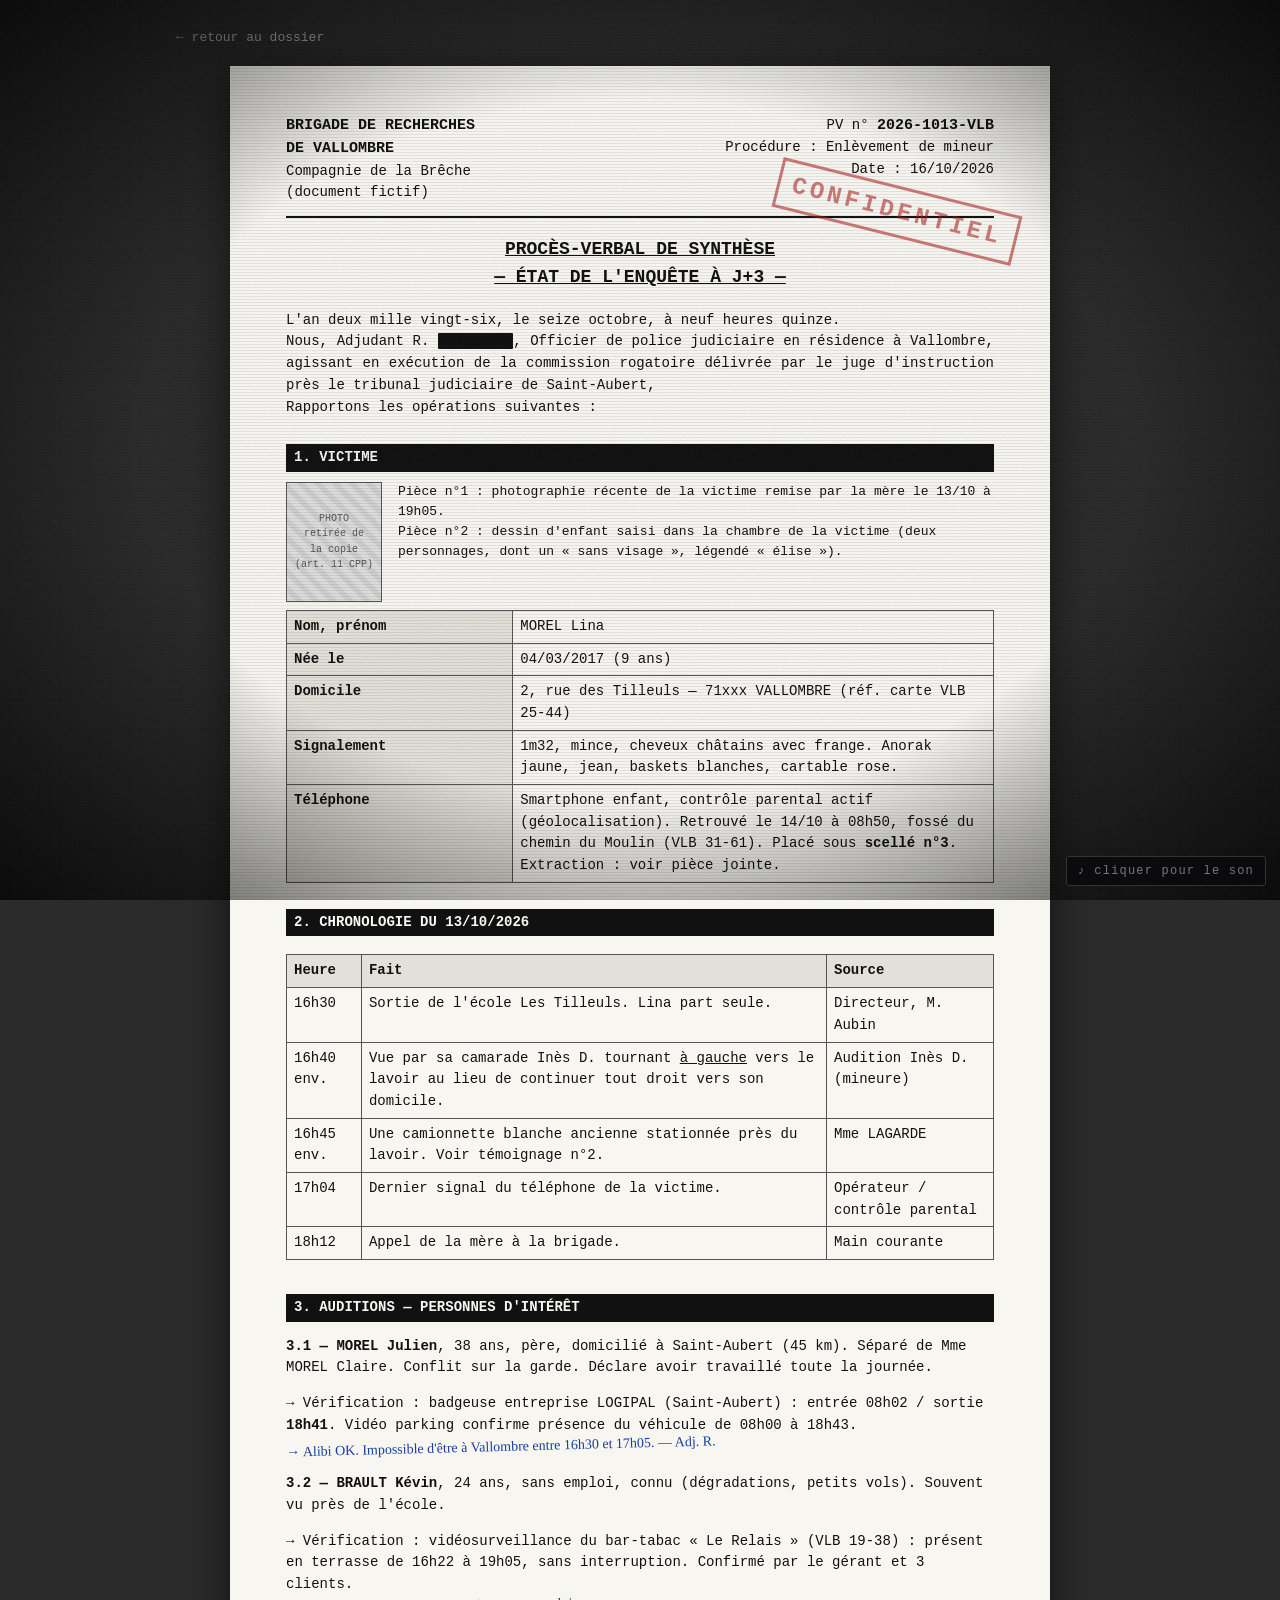
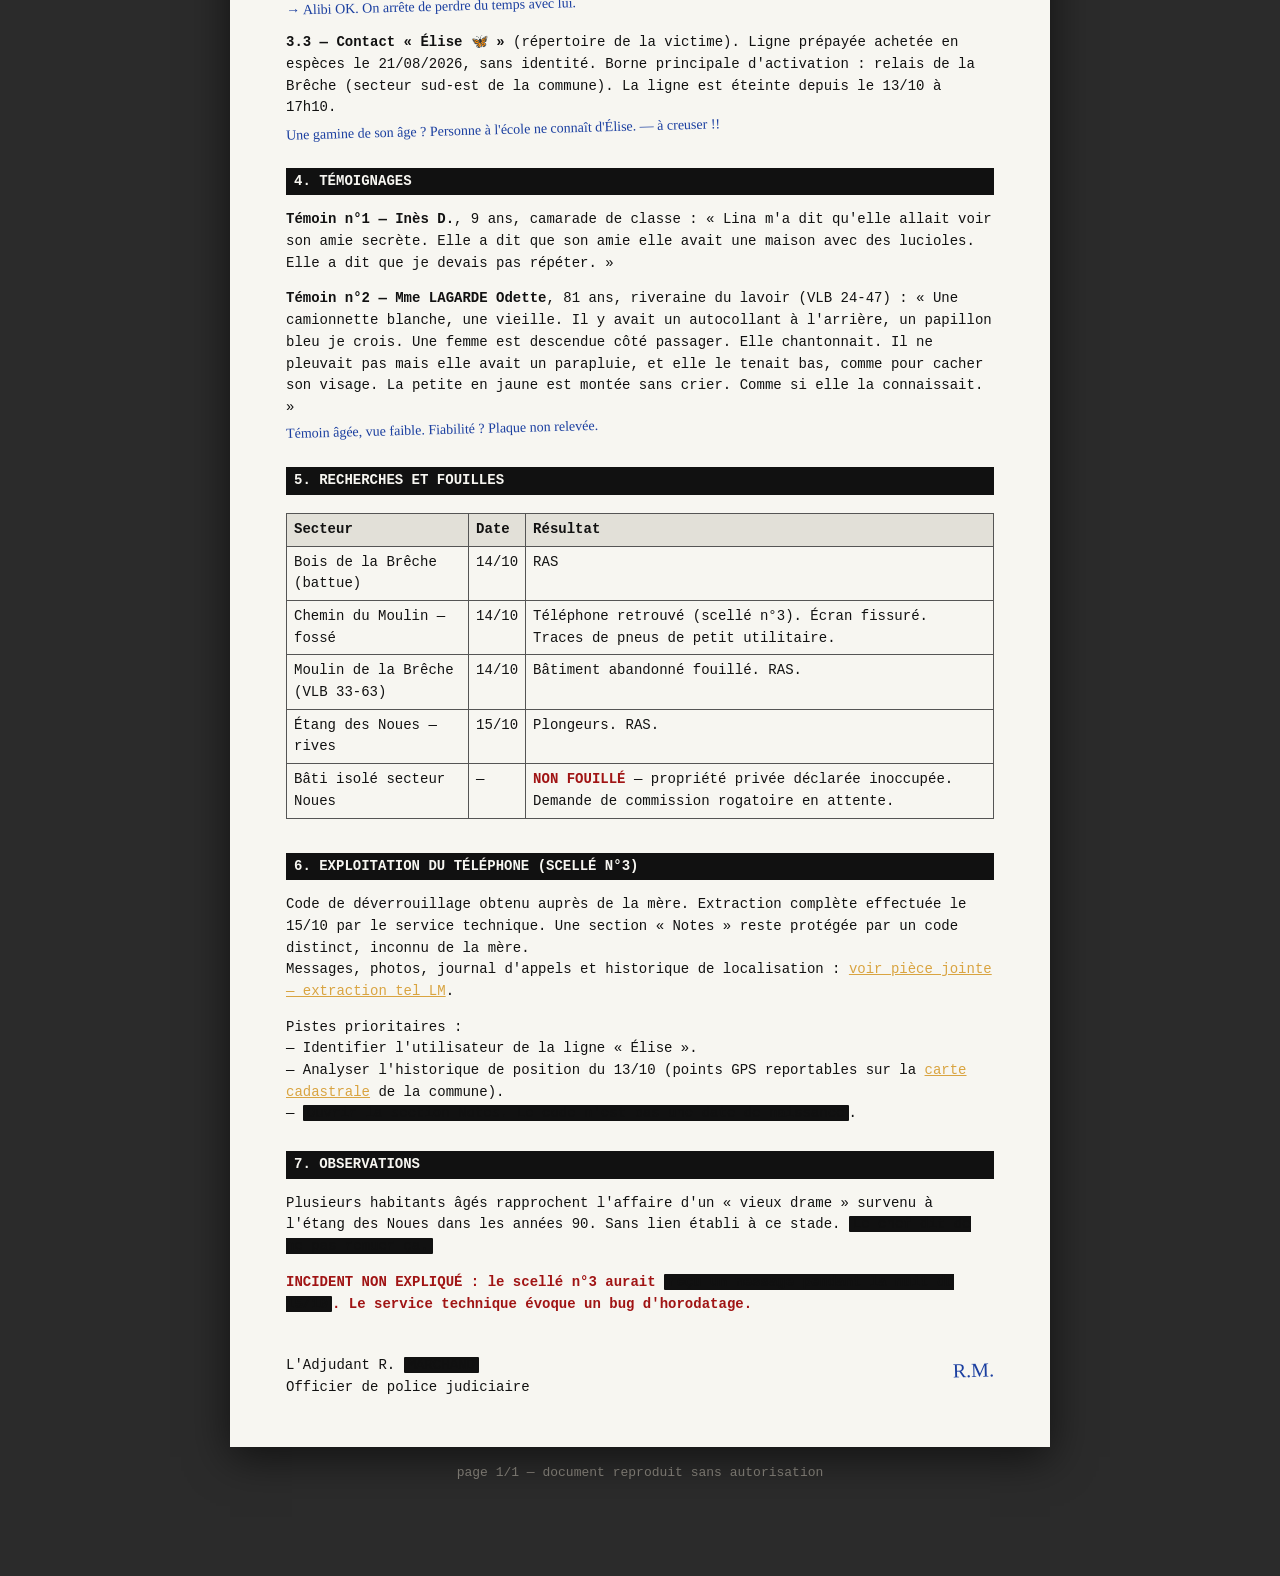
<file: rapport.html>
<!doctype html>
<html lang="fr">
<head>
<meta charset="utf-8">
<meta name="viewport" content="width=device-width,initial-scale=1">
<title>PV 2026-1013-VLB</title>
<link rel="stylesheet" href="style.css">
<style>
  body{background:#2b2b2b}
  .paper{background:#f7f6f1;color:#111;max-width:820px;margin:0 auto;padding:48px 56px;box-shadow:0 10px 40px rgba(0,0,0,.6);font-family:"Courier New",monospace;font-size:14px;position:relative}
  @media (max-width:640px){.paper{padding:26px 18px;font-size:13px}}
  .paper::before{content:"CONFIDENTIEL";position:absolute;top:120px;right:30px;transform:rotate(14deg);border:3px solid rgba(170,20,20,.55);color:rgba(170,20,20,.55);font-weight:bold;font-size:24px;padding:4px 12px;letter-spacing:.15em}
  .head{display:flex;justify-content:space-between;gap:20px;border-bottom:2px solid #111;padding-bottom:12px;margin-bottom:18px;flex-wrap:wrap}
  .head b{font-size:15px}
  h1{font-size:18px;text-align:center;text-decoration:underline;margin:18px 0}
  h2{font-size:14px;background:#111;color:#f7f6f1;padding:3px 8px;margin:26px 0 10px}
  table{width:100%;border-collapse:collapse;margin:8px 0}
  td,th{border:1px solid #555;padding:5px 7px;vertical-align:top;text-align:left}
  th{background:#e2e0d8}
  .hw{font-family:"Comic Sans MS","Segoe Print",cursive;color:#1b3fa0;transform:rotate(-1.5deg);display:inline-block}
  .stamp{color:#a01414;font-weight:bold}
  .redact{background:#111;color:#111}
  .sig{margin-top:40px;display:flex;justify-content:space-between;flex-wrap:wrap;gap:20px}
  .back{color:#aaa}
  .tbl-wrap{overflow-x:auto}
</style>
</head>
<body>
<div class="wrap">
<a class="back" href="index.html">← retour au dossier</a>
<div class="paper" data-ref="[base64]">
  <div class="head">
    <div><b>BRIGADE DE RECHERCHES<br>DE VALLOMBRE</b><br>Compagnie de la Brêche<br>(document fictif)</div>
    <div style="text-align:right">PV n° <b>2026-1013-VLB</b><br>Procédure : Enlèvement de mineur<br>Date : 16/10/2026</div>
  </div>

  <h1>PROCÈS-VERBAL DE SYNTHÈSE<br>— ÉTAT DE L'ENQUÊTE À J+3 —</h1>

  <p style="text-align:justify">L'an deux mille vingt-six, le seize octobre, à neuf heures quinze.<br>
  Nous, Adjudant R. <span class="redact">MARCHAND</span>, Officier de police judiciaire en résidence à Vallombre, agissant en exécution de la commission rogatoire délivrée par le juge d'instruction près le tribunal judiciaire de Saint-Aubert,<br>
  Rapportons les opérations suivantes :</p>

  <h2>1. VICTIME</h2>
  <div style="display:flex;gap:16px;align-items:flex-start;margin-bottom:8px">
    <div style="width:96px;height:120px;flex:none;border:1px solid #555;background:repeating-linear-gradient(45deg,#ddd 0 6px,#cfcfcf 6px 12px);display:grid;place-items:center;font-size:10px;text-align:center;color:#555">PHOTO<br>retirée de<br>la copie<br>(art. 11 CPP)</div>
    <div class="small">Pièce n°1 : photographie récente de la victime remise par la mère le 13/10 à 19h05.<br>Pièce n°2 : dessin d'enfant saisi dans la chambre de la victime (deux personnages, dont un « sans visage », légendé « élise »).</div>
  </div>
  <table>
    <tr><th style="width:32%">Nom, prénom</th><td>MOREL Lina</td></tr>
    <tr><th>Née le</th><td>04/03/2017 (9 ans)</td></tr>
    <tr><th>Domicile</th><td>2, rue des Tilleuls — 71xxx VALLOMBRE (réf. carte VLB 25-44)</td></tr>
    <tr><th>Signalement</th><td>1m32, mince, cheveux châtains avec frange. Anorak jaune, jean, baskets blanches, cartable rose.</td></tr>
    <tr><th>Téléphone</th><td>Smartphone enfant, contrôle parental actif (géolocalisation). Retrouvé le 14/10 à 08h50, fossé du chemin du Moulin (VLB 31-61). Placé sous <b>scellé n°3</b>. Extraction : voir pièce jointe.</td></tr>
  </table>

  <h2>2. CHRONOLOGIE DU 13/10/2026</h2>
  <div class="tbl-wrap"><table>
    <tr><th>Heure</th><th>Fait</th><th>Source</th></tr>
    <tr><td>16h30</td><td>Sortie de l'école Les Tilleuls. Lina part seule.</td><td>Directeur, M. Aubin</td></tr>
    <tr><td>16h40 env.</td><td>Vue par sa camarade Inès D. tournant <u>à gauche</u> vers le lavoir au lieu de continuer tout droit vers son domicile.</td><td>Audition Inès D. (mineure)</td></tr>
    <tr><td>16h45 env.</td><td>Une camionnette blanche ancienne stationnée près du lavoir. Voir témoignage n°2.</td><td>Mme LAGARDE</td></tr>
    <tr><td>17h04</td><td>Dernier signal du téléphone de la victime.</td><td>Opérateur / contrôle parental</td></tr>
    <tr><td>18h12</td><td>Appel de la mère à la brigade.</td><td>Main courante</td></tr>
  </table></div>

  <h2>3. AUDITIONS — PERSONNES D'INTÉRÊT</h2>
  <p><b>3.1 — MOREL Julien</b>, 38 ans, père, domicilié à Saint-Aubert (45 km). Séparé de Mme MOREL Claire. Conflit sur la garde. Déclare avoir travaillé toute la journée.</p>
  <p>→ Vérification : badgeuse entreprise LOGIPAL (Saint-Aubert) : entrée 08h02 / sortie <b>18h41</b>. Vidéo parking confirme présence du véhicule de 08h00 à 18h43.<br>
  <span class="hw">→ Alibi OK. Impossible d'être à Vallombre entre 16h30 et 17h05. — Adj. R.</span></p>

  <p><b>3.2 — BRAULT Kévin</b>, 24 ans, sans emploi, connu (dégradations, petits vols). Souvent vu près de l'école.</p>
  <p>→ Vérification : vidéosurveillance du bar-tabac « Le Relais » (VLB 19-38) : présent en terrasse de 16h22 à 19h05, sans interruption. Confirmé par le gérant et 3 clients.<br>
  <span class="hw">→ Alibi OK. On arrête de perdre du temps avec lui.</span></p>

  <p><b>3.3 — Contact « Élise 🦋 »</b> (répertoire de la victime). Ligne prépayée achetée en espèces le 21/08/2026, sans identité. Borne principale d'activation : relais de la Brêche (secteur sud-est de la commune). La ligne est éteinte depuis le 13/10 à 17h10.<br>
  <span class="hw">Une gamine de son âge ? Personne à l'école ne connaît d'Élise. — à creuser !!</span></p>

  <h2>4. TÉMOIGNAGES</h2>
  <p><b>Témoin n°1 — Inès D.</b>, 9 ans, camarade de classe : « Lina m'a dit qu'elle allait voir son amie secrète. Elle a dit que son amie elle avait une maison avec des lucioles. Elle a dit que je devais pas répéter. »</p>
  <p><b>Témoin n°2 — Mme LAGARDE Odette</b>, 81 ans, riveraine du lavoir (VLB 24-47) : « Une camionnette blanche, une vieille. Il y avait un autocollant à l'arrière, un papillon bleu je crois. Une femme est descendue côté passager. Elle chantonnait. Il ne pleuvait pas mais elle avait un parapluie, et elle le tenait bas, comme pour cacher son visage. La petite en jaune est montée sans crier. Comme si elle la connaissait. »<br>
  <span class="hw">Témoin âgée, vue faible. Fiabilité ? Plaque non relevée.</span></p>

  <h2>5. RECHERCHES ET FOUILLES</h2>
  <div class="tbl-wrap"><table>
    <tr><th>Secteur</th><th>Date</th><th>Résultat</th></tr>
    <tr><td>Bois de la Brêche (battue)</td><td>14/10</td><td>RAS</td></tr>
    <tr><td>Chemin du Moulin — fossé</td><td>14/10</td><td>Téléphone retrouvé (scellé n°3). Écran fissuré. Traces de pneus de petit utilitaire.</td></tr>
    <tr><td>Moulin de la Brêche (VLB 33-63)</td><td>14/10</td><td>Bâtiment abandonné fouillé. RAS.</td></tr>
    <tr><td>Étang des Noues — rives</td><td>15/10</td><td>Plongeurs. RAS.</td></tr>
    <tr><td>Bâti isolé secteur Noues</td><td>—</td><td><span class="stamp">NON FOUILLÉ</span> — propriété privée déclarée inoccupée. Demande de commission rogatoire en attente.</td></tr>
  </table></div>

  <h2>6. EXPLOITATION DU TÉLÉPHONE (SCELLÉ N°3)</h2>
  <p>Code de déverrouillage obtenu auprès de la mère. Extraction complète effectuée le 15/10 par le service technique. Une section « Notes » reste protégée par un code distinct, inconnu de la mère.<br>
  Messages, photos, journal d'appels et historique de localisation : <a href="telephone.html">voir pièce jointe — extraction_tel_LM</a>.</p>
  <p>Pistes prioritaires :<br>
  — Identifier l'utilisateur de la ligne « Élise ».<br>
  — Analyser l'historique de position du 13/10 (points GPS reportables sur la <a href="carte.html">carte cadastrale</a> de la commune).<br>
  — <span class="redact">Ouvrir la section Notes. Le code n'est pas une date de naissance</span>.</p>

  <h2>7. OBSERVATIONS</h2>
  <p>Plusieurs habitants âgés rapprochent l'affaire d'un « vieux drame » survenu à l'étang des Noues dans les années 90. Sans lien établi à ce stade. <span class="redact">Le chef dit de ne pas remuer ça.</span></p>
  <p class="stamp">INCIDENT NON EXPLIQUÉ : le scellé n°3 aurait <span class="redact">reçu un message pendant la nuit du 15/10</span>. Le service technique évoque un bug d'horodatage.</p>

  <div class="sig">
    <div>L'Adjudant R. <span class="redact">MARCHAND</span><br>Officier de police judiciaire</div>
    <div class="hw" style="font-size:20px">R.M.</div>
  </div>
</div>
<p class="small dim mono" style="text-align:center;margin-top:16px">page 1/1 — document reproduit sans autorisation</p>
</div>
<script src="fx.js"></script>
</body>
</html>
</file>
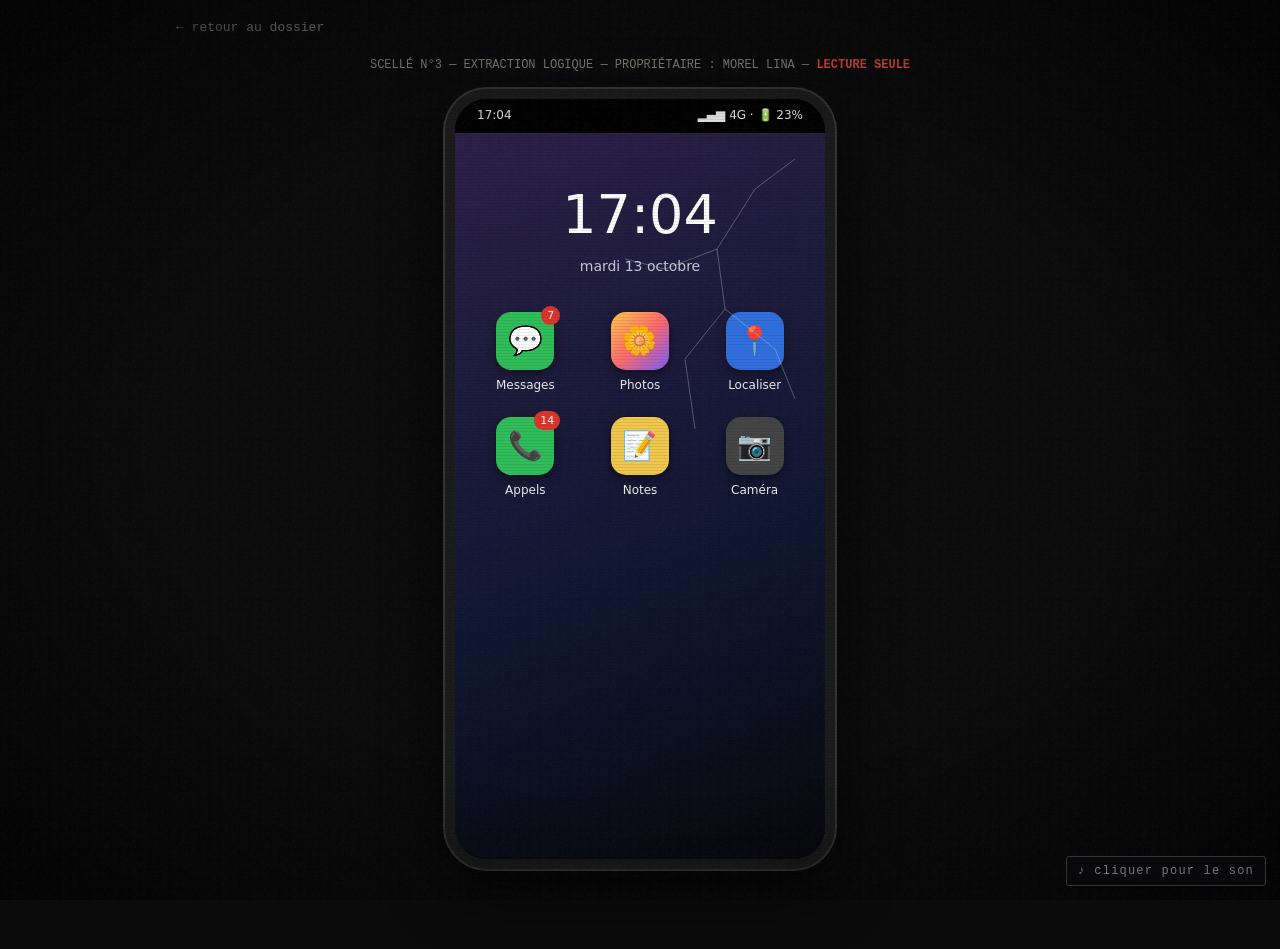
<file: telephone.html>
<!doctype html>
<html lang="fr">
<head>
<meta charset="utf-8">
<meta name="viewport" content="width=device-width,initial-scale=1">
<title>Extraction scellé 3</title>
<link rel="stylesheet" href="style.css">
<style>
  body{font-family:system-ui,-apple-system,"Segoe UI",Roboto,sans-serif}
  .top{font-family:var(--mono);font-size:12px;color:var(--dim);text-align:center;margin-bottom:14px}
  .top b{color:var(--red2)}
  .phone{width:100%;max-width:390px;height:780px;max-height:calc(100vh - 110px);min-height:560px;margin:0 auto;background:#000;border:10px solid #1a1a1a;border-radius:42px;position:relative;overflow:hidden;box-shadow:0 0 0 2px #333,0 20px 60px rgba(0,0,0,.8)}
  .phone .crack{position:absolute;inset:0;pointer-events:none;z-index:50;opacity:.35}
  .sb{height:34px;display:flex;justify-content:space-between;align-items:center;padding:0 22px;font-size:12px;color:#ddd;background:#000;position:relative;z-index:5}
  .screen{position:absolute;top:34px;left:0;right:0;bottom:0;overflow:hidden}
  .view{position:absolute;inset:0;overflow-y:auto;background:#0f0f12;display:none}
  .view.on{display:block}
  #home{background:linear-gradient(160deg,#2b2048,#0f1530 60%,#08080c);padding:30px 18px}
  .clock{text-align:center;color:#fff;font-size:54px;font-weight:200;margin:10px 0 0}
  .date{text-align:center;color:#ccd;font-size:14px;margin-bottom:34px}
  .apps{display:grid;grid-template-columns:repeat(3,1fr);gap:22px 10px}
  .app{display:flex;flex-direction:column;align-items:center;gap:6px;cursor:pointer;color:#eee;font-size:12px;background:none;border:none;padding:0}
  .app .i{width:58px;height:58px;border-radius:15px;display:grid;place-items:center;font-size:28px;box-shadow:0 4px 10px rgba(0,0,0,.4)}
  .app:hover .i{transform:scale(1.06)}
  .badge{position:relative}
  .badge::after{content:attr(data-n);position:absolute;top:-6px;right:-6px;background:#e0332a;color:#fff;font-size:11px;border-radius:10px;padding:1px 6px}
  .hdr{position:sticky;top:0;background:#16161b;border-bottom:1px solid #26262c;padding:12px 14px;display:flex;align-items:center;gap:10px;z-index:3;color:#fff;font-weight:600}
  .hdr button{background:none;border:none;color:#5aa0ff;font-size:15px;padding:0}
  .list .row{display:flex;gap:12px;align-items:center;padding:12px 14px;border-bottom:1px solid #1e1e24;cursor:pointer}
  .list .row:hover{background:#18181e}
  .av{width:44px;height:44px;border-radius:50%;display:grid;place-items:center;font-size:20px;flex:none;color:#fff;font-weight:600}
  .row .nm{color:#fff;font-weight:600;font-size:15px}
  .row .pv{color:#999;font-size:13px;white-space:nowrap;overflow:hidden;text-overflow:ellipsis;max-width:220px}
  .row .tm{margin-left:auto;color:#777;font-size:11px;align-self:flex-start}
  .chat{padding:12px 10px 30px;display:flex;flex-direction:column;gap:6px}
  .day{align-self:center;color:#888;font-size:11px;margin:12px 0 4px}
  .b{max-width:78%;padding:8px 12px;border-radius:18px;font-size:14px;line-height:1.35;color:#fff;word-wrap:break-word}
  .b .t{display:block;font-size:10px;opacity:.6;margin-top:3px;text-align:right}
  .in{align-self:flex-start;background:#2a2a31;border-bottom-left-radius:5px}
  .out{align-self:flex-end;background:#2f6fe0;border-bottom-right-radius:5px}
  .b.ghost{background:#3a0f0f;border:1px solid #7a1a1a;animation:flick 3s infinite}
  .b .imgmsg{width:180px;border-radius:10px;overflow:hidden;cursor:pointer;display:block}
  .b .imgmsg svg{display:block;width:100%;height:auto}
  .sys{align-self:center;font-family:var(--mono);font-size:10px;color:#e2483d;border:1px dashed #7a1a1a;padding:4px 8px;margin:6px 0}
  .voice{display:flex;align-items:center;gap:8px;cursor:pointer}
  .voice .w{flex:1;height:18px;background:repeating-linear-gradient(90deg,#aaa 0 2px,transparent 2px 5px);mask:linear-gradient(90deg,#000 0,#000 100%);opacity:.7}
  .tr{font-size:12px;font-style:italic;color:#e7c6c6;margin-top:6px;display:none}
  .grid{display:grid;grid-template-columns:repeat(3,1fr);gap:2px;padding:2px}
  .th{aspect-ratio:1;overflow:hidden;cursor:pointer;background:#222;position:relative}
  .th svg{width:100%;height:100%;object-fit:cover;display:block}
  .sec{color:#aaa;font-size:12px;padding:14px 12px 6px;text-transform:uppercase;letter-spacing:.06em}
  .modal{position:absolute;inset:0;background:rgba(0,0,0,.96);z-index:20;display:none;flex-direction:column}
  .modal.on{display:flex}
  .modal .mh{display:flex;justify-content:space-between;padding:12px 14px;color:#fff;font-size:13px}
  .modal .mh button{background:none;border:none;color:#5aa0ff;padding:0}
  .modal .pic{flex:none;padding:0 8px}
  .modal .pic svg{width:100%;height:auto;display:block;border-radius:4px}
  .modal .meta{padding:12px 14px;overflow-y:auto;font-family:var(--mono);font-size:12px;color:#bdb;display:none}
  .modal .meta table{width:100%;border-collapse:collapse}
  .modal .meta td{padding:3px 4px;border-bottom:1px solid #222;vertical-align:top}
  .modal .meta td:first-child{color:#7a7;white-space:nowrap;padding-right:10px}
  .modal .mb{margin:10px 14px;background:#1c2a1c;border-color:#2e4a2e;color:#bdb;font-family:var(--mono);font-size:12px}
  .loc{padding:6px 0 30px}
  .loc .it{display:flex;gap:12px;padding:10px 14px;border-bottom:1px solid #1e1e24;font-size:13px;color:#ddd}
  .loc .it .h{font-family:var(--mono);color:#5aa0ff;width:46px;flex:none}
  .loc .it .g{font-family:var(--mono);color:#d9a441}
  .loc .it.last{background:#2a0c0c}
  .loc .note{font-size:12px;color:#999;padding:10px 14px}
  .calls .row .nm.miss{color:#ff5a50}
  .lock{padding:40px 20px;text-align:center;color:#ddd}
  .dots{display:flex;gap:14px;justify-content:center;margin:20px 0}
  .dots span{width:14px;height:14px;border-radius:50%;border:2px solid #aaa}
  .dots span.f{background:#aaa}
  .pad{display:grid;grid-template-columns:repeat(3,64px);gap:14px;justify-content:center}
  .pad button{width:64px;height:64px;border-radius:50%;font-size:22px;background:#222;border:none;color:#fff}
  .pad button:active{background:#444}
  .shake{animation:shake .4s}
  @keyframes shake{25%{transform:translateX(-8px)}75%{transform:translateX(8px)}}
  .note-body{padding:18px;color:#e8e2c8;background:#1a1810;min-height:100%;font-family:"Segoe Print","Comic Sans MS",cursive;font-size:15px;line-height:1.6;white-space:pre-wrap}
  .note-body h4{margin:0 0 4px;font-family:system-ui;font-size:12px;color:#998}
  .note-body hr{border:none;border-top:1px dashed #554;margin:18px 0}
</style>
</head>
<body>
<div class="wrap" style="padding-top:14px">
  <a class="back" href="index.html">← retour au dossier</a>
  <div class="top">SCELLÉ N°3 — EXTRACTION LOGIQUE — PROPRIÉTAIRE : MOREL LINA — <b>LECTURE SEULE</b></div>

  <div class="phone">
    <svg class="crack" viewBox="0 0 370 760" preserveAspectRatio="none"><g stroke="#fff" stroke-width=".8" fill="none"><path d="M300 90 L262 150 L270 210 L230 260"/><path d="M262 150 L210 170 L170 160"/><path d="M270 210 L320 250 L340 300"/><path d="M230 260 L240 330"/><path d="M300 90 L340 60"/></g></svg>
    <div class="sb"><span id="sbt">17:04</span><span>▂▄▆ 4G · 🔋 23%</span></div>
    <div class="screen">

      <div class="view on" id="home">
        <div class="clock">17:04</div>
        <div class="date">mardi 13 octobre</div>
        <div class="apps">
          <button class="app" onclick="X14('msgs')"><div class="i badge" data-n="7" style="background:#2fbf5a">💬</div>Messages</button>
          <button class="app" onclick="X14('photos')"><div class="i" style="background:linear-gradient(135deg,#ffcc4d,#ff6b6b,#7a5cff)">🌼</div>Photos</button>
          <button class="app" onclick="X14('loc')"><div class="i" style="background:#2f6fe0">📍</div>Localiser</button>
          <button class="app" onclick="X14('calls')"><div class="i badge" data-n="14" style="background:#2fbf5a">📞</div>Appels</button>
          <button class="app" onclick="X14('notes')"><div class="i" style="background:#f2c94c">📝</div>Notes</button>
          <button class="app" onclick="alert('Appareil photo désactivé (mode extraction).')"><div class="i" style="background:#444">📷</div>Caméra</button>
        </div>
      </div>

      <div class="view" id="msgs"><div class="hdr"><button onclick="X15()">‹ Accueil</button>Messages</div><div class="list" id="msglist"></div></div>
      <div class="view" id="thread"><div class="hdr"><button onclick="X14('msgs')">‹</button><span id="thname"></span></div><div class="chat" id="chat"></div></div>
      <div class="view" id="photos"><div class="hdr"><button onclick="X15()">‹ Accueil</button>Photos</div><div id="photogrid"></div></div>
      <div class="view" id="loc"><div class="hdr"><button onclick="X15()">‹ Accueil</button>Localiser — historique</div><div class="loc" id="loclist"></div></div>
      <div class="view calls" id="calls"><div class="hdr"><button onclick="X15()">‹ Accueil</button>Appels récents</div><div class="list" id="calllist"></div></div>
      <div class="view" id="notes"><div class="hdr"><button onclick="X15()">‹ Accueil</button>Notes</div><div id="notesbody"></div></div>

      <div class="modal" id="modal">
        <div class="mh"><button onclick="X05()">‹ Retour</button><span id="mname"></span><span></span></div>
        <div class="pic" id="mpic"></div>
        <button class="mb" onclick="X04()">ⓘ Afficher les métadonnées (EXIF)</button>
        <div class="meta" id="mmeta"></div>
      </div>
    </div>
  </div>
</div>

<script>

function X01(id){return `<filter id="${id}"><feTurbulence type="fractalNoise" baseFrequency=".85" numOctaves="2" result="n"/><feColorMatrix in="n" type="matrix" values="0 0 0 0 .5  0 0 0 0 .5  0 0 0 0 .5  0 0 0 .35 0" result="m"/><feComposite in="m" in2="SourceGraphic" operator="in" result="c"/><feBlend in="SourceGraphic" in2="c" mode="overlay"/></filter>`}
const IMG = {
dessin: p=>`<svg viewBox="0 0 300 300" xmlns="http://www.w3.org/2000/svg"><defs>${X01(p)}</defs><g filter="url(#${p})">
 <rect width="300" height="300" fill="#f4efe2"/>
 <circle cx="255" cy="45" r="22" fill="none" stroke="#f2b705" stroke-width="4"/><g stroke="#f2b705" stroke-width="3"><path d="M255 12v-8M288 45h8M232 22l-6-6M278 22l6-6"/></g>
 <path d="M20 250 H280" stroke="#4caf50" stroke-width="5"/>
 <path d="M190 250 V170 L230 135 L270 170 V250Z" fill="none" stroke="#6b4a2b" stroke-width="3"/><rect x="220" y="205" width="18" height="45" fill="none" stroke="#6b4a2b" stroke-width="3"/>
 <g fill="#ffe14d"><circle cx="200" cy="120" r="4"/><circle cx="245" cy="105" r="4"/><circle cx="275" cy="130" r="4"/><circle cx="185" cy="150" r="3"/></g>
 <circle cx="70" cy="130" r="18" fill="none" stroke="#333" stroke-width="3"/><circle cx="64" cy="127" r="2"/><circle cx="76" cy="127" r="2"/><path d="M63 136 q7 6 14 0" stroke="#333" fill="none" stroke-width="2"/>
 <path d="M52 120 h36" stroke="#7a4a1a" stroke-width="5"/>
 <path d="M70 148 L48 205 H92Z" fill="#ffd400" stroke="#333" stroke-width="2"/><path d="M60 205v40M80 205v40M50 165l-18 20M90 165l18 20" stroke="#333" stroke-width="3"/>
 <text x="52" y="282" font-family="Comic Sans MS,cursive" font-size="18" fill="#2f6fe0">moi</text>
 <circle cx="140" cy="130" r="18" fill="none" stroke="#333" stroke-width="3"/>
 <path d="M140 148 L118 205 H162Z" fill="#fff" stroke="#333" stroke-width="2"/><path d="M130 205v40M150 205v40M120 165l-18 20" stroke="#333" stroke-width="3"/>
 <path d="M160 165 L108 175" stroke="#333" stroke-width="3"/>
 <g transform="translate(140 92)"><path d="M0 0 q-14 -16 -20 -2 q6 10 20 2 q14 -16 20 -2 q-6 10 -20 2Z" fill="#3a6fe0"/></g>
 <text x="118" y="282" font-family="Comic Sans MS,cursive" font-size="18" fill="#2f6fe0">élise</text>
 </g></svg>`,
balancoire: p=>`<svg viewBox="0 0 300 300" xmlns="http://www.w3.org/2000/svg"><defs>${X01(p)}<linearGradient id="${p}s" x1="0" y1="0" x2="0" y2="1"><stop offset="0" stop-color="#b9c3cc"/><stop offset="1" stop-color="#e3e6e8"/></linearGradient></defs><g filter="url(#${p})">
 <rect width="300" height="300" fill="url(#${p}s)"/>
 <rect y="190" width="300" height="110" fill="#8e8a82"/>
 <g fill="#5c7a4c"><circle cx="30" cy="120" r="40"/><circle cx="270" cy="110" r="45"/></g><rect x="26" y="140" width="8" height="60" fill="#4a3a2a"/><rect x="266" y="140" width="8" height="60" fill="#4a3a2a"/>
 <g stroke="#555" stroke-width="2">${Array.from({length:31},(_,i)=>`<path d="M${i*10} 150 V200"/>`).join('')}<path d="M0 155 H300M0 195 H300"/></g>
 <g transform="translate(205 158)"><rect width="78" height="36" rx="3" fill="#f2f2ee"/><rect x="52" y="-10" width="26" height="22" rx="3" fill="#f2f2ee"/><rect x="58" y="-6" width="16" height="10" fill="#9aa8b5"/><circle cx="16" cy="38" r="7" fill="#222"/><circle cx="62" cy="38" r="7" fill="#222"/><g transform="translate(18 14) scale(.6)"><path d="M0 0 q-14 -16 -20 -2 q6 10 20 2 q14 -16 20 -2 q-6 10 -20 2Z" fill="#3a6fe0"/></g></g>
 <g transform="translate(186 160)"><circle r="5" fill="#333"/><rect x="-5" y="5" width="10" height="20" fill="#3d4a5c"/><path d="M-4 25v12M4 25v12" stroke="#333" stroke-width="3"/></g>
 <g stroke="#7b2d1f" stroke-width="6" fill="none"><path d="M60 280 L95 120 L130 280"/><path d="M150 280 L185 120 L220 280" opacity="0"/><path d="M95 120 H175"/><path d="M175 120 L205 280M175 120 L145 280"/></g>
 <g stroke="#444" stroke-width="2"><path d="M120 120 V230M150 120 V230"/></g><rect x="112" y="228" width="46" height="8" fill="#2f2a24"/>
 <text x="8" y="292" font-family="monospace" font-size="10" fill="#fff" opacity=".7">10/09 16:34</text>
 </g></svg>`,
chat: p=>`<svg viewBox="0 0 300 300" xmlns="http://www.w3.org/2000/svg"><defs>${X01(p)}</defs><g filter="url(#${p})">
 <rect width="300" height="300" fill="#6b4f6e"/><rect y="170" width="300" height="130" fill="#3e2f45"/>
 <ellipse cx="150" cy="190" rx="80" ry="50" fill="#e08a3c"/><circle cx="210" cy="150" r="38" fill="#e08a3c"/>
 <path d="M185 125 L190 92 L208 118Z M212 116 L232 92 L236 128Z" fill="#e08a3c"/>
 <g fill="#2a2a2a"><ellipse cx="198" cy="148" rx="4" ry="6"/><ellipse cx="222" cy="148" rx="4" ry="6"/></g><path d="M206 162 l4 4 4 -4" stroke="#2a2a2a" fill="none" stroke-width="2"/>
 <path d="M72 200 q-40 10 -30 50" stroke="#e08a3c" stroke-width="14" fill="none" stroke-linecap="round"/>
 <g stroke="#b5622a" stroke-width="5"><path d="M120 160 v30M140 155 v35M160 158 v30"/></g>
 </g></svg>`,
chambre: p=>`<svg viewBox="0 0 300 300" xmlns="http://www.w3.org/2000/svg"><defs>${X01(p)}<pattern id="${p}w" width="24" height="24" patternUnits="userSpaceOnUse"><rect width="24" height="24" fill="#6e5a4a"/><circle cx="12" cy="12" r="4" fill="#8a6f5a"/><circle cx="0" cy="0" r="3" fill="#7d6352"/><circle cx="24" cy="24" r="3" fill="#7d6352"/></pattern><radialGradient id="${p}l" cx=".45" cy=".35" r=".8"><stop offset="0" stop-color="#ffd9a0" stop-opacity=".35"/><stop offset="1" stop-color="#000" stop-opacity=".75"/></radialGradient></defs><g filter="url(#${p})">
 <rect width="300" height="300" fill="url(#${p}w)"/>
 <rect y="215" width="300" height="85" fill="#3a2a20"/>
 <rect x="205" y="40" width="70" height="90" fill="#0b0d12" stroke="#d8d0c0" stroke-width="5"/><path d="M240 40v90M205 85h70" stroke="#d8d0c0" stroke-width="4"/>
 <g fill="#ffe680"><circle cx="220" cy="60" r="1.6"/><circle cx="258" cy="70" r="1.6"/><circle cx="230" cy="110" r="1.6"/></g>
 <rect x="70" y="40" width="74" height="60" fill="#efe7d6" stroke="#4a3220" stroke-width="5"/>
 <circle cx="95" cy="62" r="8" fill="none" stroke="#333" stroke-width="1.5"/><path d="M95 70 l-9 18 h18z" fill="#fff" stroke="#333" stroke-width="1.2"/>
 <g transform="translate(118 58) scale(.45)"><path d="M0 0 q-14 -16 -20 -2 q6 10 20 2 q14 -16 20 -2 q-6 10 -20 2Z" fill="#3a6fe0"/></g>
 <text x="88" y="96" font-family="Comic Sans MS,cursive" font-size="9" fill="#2f6fe0">Élise 1995</text>
 <rect x="20" y="175" width="190" height="60" rx="4" fill="#e9dccb"/><rect x="20" y="160" width="40" height="80" fill="#5a3a26"/><rect x="200" y="175" width="14" height="65" fill="#5a3a26"/>
 <rect x="60" y="168" width="60" height="22" rx="10" fill="#f6f0e6"/>
 <g>${[80,108,136,164,186].map((x,i)=>`<g transform="translate(${x} ${172-(i%2)*4})"><circle r="9" fill="#f1d9c4"/><circle cx="-3" cy="-1" r="1.6" fill="#000"/><circle cx="3" cy="-1" r="1.6" fill="#000"/><path d="M-9 -4 q9 -12 18 0" fill="${['#5a3a1a','#e0c060','#2a1a10','#a05030','#5a3a1a'][i]}"/><path d="M-8 9 h16 l3 14 h-22z" fill="${['#c94f6d','#5c88c4','#e6e6e6','#7aa36b','#ffd400'][i]}"/></g>`).join('')}</g>
 <g transform="translate(250 150)"><path d="M0 0 v8" stroke="#555" stroke-width="2"/><path d="M-16 8 h32 l6 60 h-44z" fill="#ffd400"/><path d="M-16 8 l-8 30M16 8 l8 30" stroke="#ffd400" stroke-width="9"/></g>
 <rect width="300" height="300" fill="url(#${p}l)"/>
 </g></svg>`,
toi: p=>`<svg viewBox="0 0 300 300" xmlns="http://www.w3.org/2000/svg"><defs>${X01(p)}<filter id="${p}b"><feGaussianBlur stdDeviation="1.4"/></filter></defs><g filter="url(#${p})">
 <rect width="300" height="300" fill="#9fa6a8"/><rect y="200" width="300" height="100" fill="#7c7a74"/>
 <g filter="url(#${p}b)"><g transform="translate(170 150)"><circle r="12" fill="#5a3a1a"/><path d="M-16 10 h32 l8 50 h-48z" fill="#ffd400"/><rect x="-14" y="14" width="28" height="30" rx="4" fill="#ff7eb6"/><path d="M-9 60 v26M9 60 v26" stroke="#334" stroke-width="7"/></g>
 <g transform="translate(60 160) scale(.8)"><circle r="12" fill="#c9a37a"/><path d="M-14 10 h28 l6 46 h-40z" fill="#7a3a8a"/></g></g>
 <g fill="#1a1a1a">${Array.from({length:9},(_,i)=>`<rect x="${i*36}" y="0" width="12" height="300"/>`).join('')}<rect y="40" width="300" height="8"/><rect y="250" width="300" height="8"/></g>
 <rect width="300" height="300" fill="#000" opacity=".15"/>
 </g></svg>`
};
let uid=0; const X16 = k => IMG[k]('g'+(uid++));


const PHOTOS = [
 {k:"dessin", n:"IMG_0412.jpg", sec:"Pellicule", exif:{"Fichier":"IMG_0412.jpg","Date de prise":"2026:09:02 18:47:10","Appareil":"KidFone K3 (téléphone de la victime)","Dimensions":"3264 × 2448","Position GPS":"VLB 25-44","Commentaire":"—"}},
 {k:"balancoire", n:"IMG_0419.jpg", sec:"Pellicule", exif:{"Fichier":"IMG_0419.jpg","Date de prise":"2026:09:10 16:34:52","Appareil":"KidFone K3 (téléphone de la victime)","Dimensions":"3264 × 2448","Position GPS":"VLB 22-40","Commentaire":"—"}},
 {k:"chat", n:"IMG_0427.jpg", sec:"Pellicule", exif:{"Fichier":"IMG_0427.jpg","Date de prise":"2026:09:20 19:03:31","Appareil":"KidFone K3 (téléphone de la victime)","Dimensions":"3264 × 2448","Position GPS":"VLB 25-44","Commentaire":"—"}},
 {k:"chambre", n:"chambre.jpg", sec:"Reçues (Messages)", exif:{"Fichier":"chambre.jpg","Reçue de":"Élise 🦋 — 07/10/2026 20:02","Date de prise":"2026:10:06 19:12:44","Marque":"samsung","Modèle":"SM-A125F","Logiciel":"A125FXXU2BUG1","Artist":"M.F.","Dimensions":"4000 × 3000","Position GPS":"[champ effacé]","Altitude":"212 m","MakerNote (hex)":"56 4C 42 20 33 37 2D 38 32","Commentaire":"elle revient bientot"}},
 {k:"toi", n:"toi.jpg", sec:"Supprimés récemment", del:true, exif:{"Fichier":"toi.jpg","Reçue de":"Élise 🦋 — 16/09/2026 22:10","Supprimée le":"16/09/2026 22:14 (par l'utilisatrice)","Date de prise":"2026:09:16 15:58:03","Marque":"samsung","Modèle":"SM-A125F","Logiciel":"A125FXXU2BUG1","Artist":"M.F.","Position GPS":"VLB 22-41","Commentaire":"notre jaune"}}
];
function X02(){
  const secs = [...new Set(PHOTOS.map(p=>p.sec))];
  document.getElementById('photogrid').innerHTML = secs.map(s=>`<div class="sec">${s}${s==='Supprimés récemment'?' · 1 élément':''}</div><div class="grid">${PHOTOS.map((p,i)=>p.sec===s?`<div class="th" onclick="X03(${i})" style="${p.del?'opacity:.55':''}">${X16(p.k)}</div>`:'').join('')}</div>`).join('');
}
function X03(i){
  const p=PHOTOS[i];
  document.getElementById('mname').textContent=p.n;
  document.getElementById('mpic').innerHTML=X16(p.k);
  const m=document.getElementById('mmeta'); m.style.display='none';
  m.innerHTML='<table>'+Object.entries(p.exif).map(([a,b])=>`<tr><td>${a}</td><td>${b}</td></tr>`).join('')+'</table>';
  document.getElementById('modal').classList.add('on');
}
function X04(){const m=document.getElementById('mmeta');m.style.display=m.style.display==='block'?'none':'block'}
function X05(){document.getElementById('modal').classList.remove('on')}


const T = {
 maman:{name:"Maman ❤️",av:"👩",c:"#c94f6d",msgs:[
  ["d","Lundi 12 octobre"],
  ["in","N'oublie pas ton gilet demain il va faire frais","07:48"],["out","oui maman","07:52"],
  ["d","Mardi 13 octobre"],
  ["in","Tu rentres direct ma puce ? Je finis à 18h. Goûter dans le placard 🍪","16:02"],
  ["out","oui maman je rentre direct","16:05"],
  ["in","Lina tu es rentrée ?","17:21"],["in","Réponds-moi ma chérie","17:34"],["in","Lina je ne rigole pas","17:48"],
  ["in","LINA","17:59"],["in","Je t'en supplie réponds","18:04"],["in","On te cherche partout. Maman t'aime. Où es-tu ?","18:41"],["in","Lina 💔","23:57"]]},
 papa:{name:"Papa",av:"👨",c:"#4a7bb7",msgs:[
  ["d","Samedi 10 octobre"],
  ["in","Bisous ma princesse. Je viens te chercher samedi prochain, on ira au cinéma promis 🎬","19:30"],
  ["out","papa tu me manques","19:31"],["in","Toi aussi tu me manques. Plus que tout.","19:33"],
  ["d","Mardi 13 octobre"],["in","Maman m'a appelé. Lina, où es-tu ? Je pars de Saint-Aubert maintenant.","18:47"]]},
 ines:{name:"Inès 🌸",av:"👧",c:"#9b59b6",msgs:[
  ["d","Lundi 12 octobre"],
  ["out","demain je vais voir mon amie secrète 🤫","20:12"],["in","c'est qui ??","20:13"],
  ["out","je peux pas dire. elle a une maison avec des lucioles","20:13"],["in","menteuse y a pas de lucioles en octobre 😂","20:14"],
  ["out","si chez elle y en a toujours","20:15"],["in","tu me raconteras ?","20:15"],["out","promis","20:16"]]},
 elise:{name:"Élise 🦋",av:"🦋",c:"#1e3a7a",msgs:[
  ["d","Jeudi 3 septembre"],
  ["in","coucou c'est élise 🦋 je t'ai vue à la récré. tu es trop jolie avec ton anorak jaune","21:14"],
  ["out","c'est qui ? tu es dans mon école ?","21:20"],
  ["in","avant oui. maintenant je peux plus y aller. mais mon papa il y va souvent, c'est lui qui répare les choses","21:21"],
  ["d","Jeudi 10 septembre"],
  ["in","tu as vu la balançoire ? mon papa l'a réparée rien que pour toi","17:02"],
  ["out","le monsieur avec la camionnette blanche ?","17:05"],
  ["in","oui ! celle avec mon papillon dessus. c'est moi le papillon 🦋","17:05"],
  ["d","Mercredi 16 septembre"],
  ["in","[photo supprimée]","22:10"],
  ["out","c'est moi ?? pourquoi tu me prends en photo","22:13"],
  ["in","parce que tu es la plus jolie. tu me ressembles","22:13"],
  ["out","j'aime pas","22:14"],["in","pardon pardon 🦋 je recommencerai plus","22:15"],
  ["d","Vendredi 18 septembre"],
  ["in","ma tante elle fait les meilleures madeleines du monde. elle en faisait à la kermesse de ton école. elle dit que tu peux venir quand tu veux","18:30"],
  ["d","Mardi 22 septembre"],
  ["out","pourquoi tu m'envoies jamais de photo de toi","20:40"],
  ["in","je suis timide","20:52"],["in","et puis bientôt je te ressemblerai","20:52"],
  ["d","Vendredi 25 septembre"],
  ["voice","0:14","[transcription automatique — qualité faible] « …luciole, luciole, reviens dans ta maison… la porte est ouverte, la chambre est prête… luciole, luciole… » (voix adulte, féminine, chantonnée)","23:51"],
  ["out","c'est pas ta voix ça","07:10"],["in","c'est ma tante. elle chante pour moi le soir","07:11"],
  ["d","Mercredi 30 septembre"],
  ["in","si on a un secret il faut un code. mets le mien sur tes notes","19:00"],
  ["out","c'est quoi ton code","19:01"],
  ["in","le jour où je suis allée dans l'eau. le jour et le mois. 4 chiffres","19:02"],
  ["out","dans l'eau ? tu sais nager ?","19:03"],["in","plus maintenant 🦋","19:20"],
  ["d","Mercredi 7 octobre"],
  ["in","ma tante a refait ma chambre. regarde","20:02"],["img","chambre","20:02"],
  ["out","elle est trop belle !! il y a plein de poupées","20:05"],
  ["out","pourquoi y a un anorak comme le mien","20:05"],
  ["in","c'est TA chambre maintenant si tu veux","20:06"],
  ["d","Lundi 12 octobre"],
  ["in","demain après l'école. au lavoir à 16h40. ma tante viendra te chercher, elle aura un parapluie, tu la reconnaîtras. on va voir les lucioles","19:44"],
  ["out","maman voudra pas","19:45"],
  ["in","maman n'a pas besoin de savoir. tu rentres avant le dîner promis 🦋","19:45"],
  ["d","Mardi 13 octobre"],
  ["out","j'arrive","16:36"],
  ["in","je te vois.","16:41"],
  ["out","c'est elle ta tante ? elle chante bizarre","16:44"],
  ["in","monte.","16:45"],
  ["out","t'es où élise ? t'es pas dans la camionnette","16:53"],
  ["out","on va où c'est pas le chemin des lucioles","17:01"],
  ["out","je veux rentrer chez maman","17:02"],
  ["out","la dame elle m'appelle élise","17:03"],
  ["sys","— le téléphone a été déconnecté du réseau à 17:04 —"],
  ["sys","— scellé n°3 placé sous clé le 14/10 à 11:20 · batterie retirée —"],
  ["d","Jeudi 15 octobre"],
  ["ghost","elle est bien à la maison maintenant. arrêtez de chercher.","03:33"],
  ["ghost","je ne suis plus toute seule 🦋","03:33"]]}
};
const ORDER=["elise","maman","papa","ines"];
function X06(){
  document.getElementById('msglist').innerHTML = ORDER.map(k=>{const t=T[k];const last=[...t.msgs].reverse().find(m=>m[0]!=="d"&&m[0]!=="sys");
    return `<div class="row" onclick="X08('${k}')"><div class="av" style="background:${t.c}">${t.av}</div><div><div class="nm">${t.name}</div><div class="pv">${last[0]==='img'?'📷 Photo':last[0]==='voice'?'🎤 Message vocal':last[1]}</div></div><div class="tm">${last[last.length-1]}</div></div>`}).join('');
}
function X07(s){return s.replace(/</g,"&lt;")}
function X08(k){
  const t=T[k]; document.getElementById('thname').textContent=t.name;
  document.getElementById('chat').innerHTML = t.msgs.map((m,i)=>{
    switch(m[0]){
      case "d": return `<div class="day">${m[1]}</div>`;
      case "sys": return `<div class="sys">${m[1]}</div>`;
      case "img": return `<div class="b in"><span class="imgmsg" onclick="X03(3)">${X16(m[1])}</span><span class="t">${m[2]}</span></div>`;
      case "voice": return `<div class="b in"><div class="voice" onclick="this.nextElementSibling.style.display='block'">▶ <span class="w"></span> ${m[1]}</div><div class="tr">${m[2]}</div><span class="t">${m[3]}</span></div>`;
      case "ghost": return `<div class="b in ghost">${X07(m[1])}<span class="t">${m[2]}</span></div>`;
      default: return `<div class="b ${m[0]}">${X07(m[1])}<span class="t">${m[2]}</span></div>`;
    }}).join('');
  X14('thread');
  const v=document.getElementById('thread'); v.scrollTop=v.scrollHeight;
}


const LOC = [
 ["d","Lundi 12 octobre"],
 ["08:21","VLB 25-44","Domicile","—"],["08:29","VLB 22-40","École Les Tilleuls","à pied"],["16:39","VLB 25-44","Domicile","à pied"],
 ["d","Mardi 13 octobre"],
 ["08:24","VLB 22-40","—","à pied · 4 km/h"],
 ["16:31","VLB 22-40","—","immobile"],
 ["16:37","VLB 23-42","—","à pied · 4 km/h"],
 ["16:41","VLB 24-47","—","à pied · 3 km/h"],
 ["16:47","VLB 24-47","—","immobile"],
 ["16:53","VLB 26-50","—","véhicule · 46 km/h"],
 ["16:58","VLB 28-55","—","véhicule · 52 km/h"],
 ["17:02","VLB 31-60","—","véhicule · 31 km/h"],
 ["17:04","VLB 31-61","—","immobile · signal perdu",1]
];
function X09(){
  document.getElementById('loclist').innerHTML = `<div class="note">Contrôle parental « FamilleZen » — précision ± 15 m. Les positions sont exprimées dans le carroyage cadastral communal (VLB colonne-ligne).</div>` +
   LOC.map(l=> l[0]==="d" ? `<div class="sec">${l[1]}</div>` :
    `<div class="it${l[4]?' last':''}"><span class="h">${l[0]}</span><span><span class="g">${l[1]}</span>${l[2]!=='—'?' · '+l[2]:''}<br><span class="dim small">${l[3]}</span></span></div>`).join('') +
   `<div class="note">⚠ Aucune position après 17:04. Dernière direction de déplacement : sud-est.<br>➜ <a href="carte.html" target="_blank">Ouvrir le cadastre communal</a></div>`;
}


const CALLS = [
 ["Maman ❤️","13/10 23:12",1,"manqué"],["Maman ❤️","13/10 19:30",1,"manqué"],["Papa","13/10 18:52",1,"manqué"],["Maman ❤️","13/10 18:20",1,"manqué"],
 ["Maman ❤️","13/10 18:01",1,"manqué"],["Maman ❤️","13/10 17:41",1,"manqué"],["Maman ❤️","13/10 17:22",1,"manqué"],
 ["Élise 🦋","13/10 16:40",0,"entrant · 0:04"],
 ["Élise 🦋","25/09 23:50",0,"entrant · 0:00 — messagerie"],
 ["Papa","10/10 19:10",0,"sortant · 6:32"],["Maman ❤️","12/10 12:15",0,"entrant · 1:02"]
];
function X10(){
  document.getElementById('calllist').innerHTML = CALLS.map(c=>`<div class="row"><div class="av" style="background:#333">📞</div><div><div class="nm ${c[2]?'miss':''}">${c[0]}</div><div class="pv">${c[3]}</div></div><div class="tm">${c[1]}</div></div>`).join('') +
  `<div class="note small dim" style="padding:12px 14px">+ 7 appels manqués supplémentaires après 23:12 (Maman ❤️, Papa, numéro masqué)</div>`;
}


let code="";
const X17 = s=>{let h=5381;for(const c of s)h=((h<<5)+h+c.charCodeAt(0))>>>0;return h};
const NOTE_KEY = 2181916214;
function X11(){
  document.getElementById('notesbody').innerHTML = `<div class="lock" id="lockbox"><div style="font-size:34px">🔒</div><div>Notes protégées</div><div class="small dim">Saisis ton code secret</div>
  <div class="dots">${[0,1,2,3].map(i=>`<span class="${i<code.length?'f':''}"></span>`).join('')}</div>
  <div class="pad">${[1,2,3,4,5,6,7,8,9,'',0,'⌫'].map(n=>n===''?'<span></span>':`<button onclick="X12('${n}')">${n}</button>`).join('')}</div></div>`;
}
function X12(n){
  if(n==='⌫'){code=code.slice(0,-1);X11();return}
  code+=n; X11();
  if(code.length===4){
    if(X17("vlb"+code)===NOTE_KEY){ X13(); }
    else { const b=document.getElementById('lockbox'); b.classList.add('shake'); setTimeout(()=>{code="";X11()},450); }
  }
}
function X13(){
  document.getElementById('notesbody').innerHTML = `<div class="note-body">
<h4>📝 mon secret — 01/10/2026</h4>élise c'est mon amie secrète. personne la connaît à l'école, même pas la maîtresse. c'est normal elle dit, ça fait longtemps qu'elle y va plus.

son papa c'est le monsieur qui répare la balançoire. il a une camionnette blanche avec un papillon bleu derrière. il me dit bonjour mais il parle pas beaucoup. il a les yeux tristes.

sa tante c'est la dame des madeleines de la kermesse. elle m'a fait un câlin trop long une fois.
<hr><h4>📝 08/10/2026</h4>élise dit que sa maison c'est loin du village, après le vieux moulin, près de l'étang. il y a des lucioles toute l'année elle dit.

j'ai demandé l'adresse elle a dit "tu as la photo, la photo sait où c'est". je comprends pas. y a rien d'écrit sur la photo.
<hr><h4>📝 10/10/2026</h4>élise m'a donné un mot magique. elle dit que si je l'écris avec .html à la fin je pourrai voir sa chambre "en vrai", même la nuit.
mais le mot il est caché. elle l'a écrit comme ça :

        Q E G K P L I

elle dit "demande à monsieur Vigenère. la clé c'est ce que je suis 🦋"
je connais pas de monsieur vigenère.
<hr><h4>📝 12/10/2026</h4>j'ai un peu peur.
élise elle répond toujours très vite, même la nuit. même à l'école quand c'est la récré et que je la vois pas.
et sa chambre elle a l'air vieille. mais elle a dit que c'est la mienne maintenant.

demain je vais voir. si c'est bizarre je rentre.
<hr><h4>📝 brouillon — 13/10/2026 16:59</h4>la dame elle a fermé la porte à clé. le monsieur conduit et il pleure. elle chante. elle m'a dit
</div>`;
}


function X14(id){document.querySelectorAll('.view').forEach(v=>v.classList.remove('on'));document.getElementById(id).classList.add('on');X05();
  if(id==='notes'){code="";X11();}}
function X15(){X14('home')}
X06();X02();X09();X10();
</script>
<script>window.MOOD='tension'</script>
<script src="fx.js"></script>
</body>
</html>
</file>
<file: style.css>
:root{
  --bg:#0b0b0c; --bg2:#141416; --bg3:#1c1c1f; --line:#2a2a2e;
  --txt:#d6d3cc; --dim:#8a867e; --red:#b3261e; --red2:#e2483d; --amber:#d9a441;
  --mono:"Courier New",ui-monospace,monospace;
}
*{box-sizing:border-box}
html,body{margin:0;background:var(--bg);color:var(--txt);font-family:Georgia,"Times New Roman",serif;line-height:1.55}
a{color:var(--amber)}
a:hover{color:#fff}
body::before{ 
  content:"";position:fixed;inset:0;pointer-events:none;z-index:999;opacity:.07;
  background-image:url("data:image/svg+xml;utf8,<svg xmlns='http://www.w3.org/2000/svg' width='160' height='160'><filter id='n'><feTurbulence baseFrequency='.9' numOctaves='2'/></filter><rect width='100%' height='100%' filter='url(%23n)'/></svg>");
}
body::after{ 
  content:"";position:fixed;inset:0;pointer-events:none;z-index:998;
  background:radial-gradient(ellipse at center,transparent 55%,rgba(0,0,0,.75));
}
.wrap{max-width:960px;margin:0 auto;padding:24px 16px 80px}
.mono{font-family:var(--mono)}
.dim{color:var(--dim)}
.red{color:var(--red2)}
.back{font-family:var(--mono);font-size:13px;display:inline-block;margin-bottom:18px;color:var(--dim);text-decoration:none}
.back:hover{color:var(--amber)}
.glitch{position:relative;display:inline-block;animation:flick 6s infinite}
@keyframes flick{0%,92%,100%{opacity:1;transform:none}93%{opacity:.4;transform:translateX(2px)}94%{opacity:1;transform:translateX(-3px)}95%{opacity:.7}}
.redact{background:#000;color:#000;padding:0 4px;user-select:none;border-radius:1px}
.redact:hover{color:#000}
input,button,textarea{font:inherit;background:var(--bg3);color:var(--txt);border:1px solid var(--line);padding:8px 10px;border-radius:4px}
button{cursor:pointer}
button:hover{border-color:var(--amber);color:#fff}
.card{background:var(--bg2);border:1px solid var(--line);border-radius:6px;padding:18px}
.small{font-size:13px}
@media (max-width:640px){.wrap{padding:16px 12px 60px}}
</file>
<file: room.css>
:root {
  --bg: #050203;
  --bg2: #0e0507;
  --panel: rgba(20, 6, 8, .82);
  --red: #d40000;
  --red2: #ff2b2b;
  --blood: #7a0000;
  --text: #e8dcd6;
  --muted: #9a8580;
  --ok: #7dff9a;
  --line: rgba(212, 0, 0, .35);
  --mono: "VT323", ui-monospace, Consolas, monospace;
  --type: "Special Elite", "Courier New", monospace;
  --horror: "Creepster", "Chiller", fantasy;
}
* { box-sizing: border-box; }
html { scroll-behavior: smooth; }
body {
  margin: 0; background: var(--bg); color: var(--text);
  font-family: var(--type); font-size: 17px; line-height: 1.55;
  overflow-x: hidden;
  background-image: radial-gradient(ellipse at 50% -10%, #2a0306 0%, transparent 60%);
  min-height: 100vh;
}
a { color: var(--red2); }
code { font-family: var(--mono); font-size: 1.15em; color: var(--red2); }
[hidden] { display: none !important; }

#noise { position: fixed; inset: 0; width: 100%; height: 100%; pointer-events: none; z-index: 50; opacity: .07; }
.scanlines { position: fixed; inset: 0; pointer-events: none; z-index: 51;
  background: repeating-linear-gradient(to bottom, rgba(0,0,0,.25) 0 1px, transparent 1px 3px); }
.vignette { position: fixed; inset: 0; pointer-events: none; z-index: 52;
  background: radial-gradient(ellipse at center, transparent 55%, rgba(0,0,0,.85) 100%); }
body.flicker #app { animation: flicker .18s steps(2) 2; }
body.calm #noise, body.calm .stream-noise { display: none; }
body.calm .vhs::before, body.calm .vhs::after { display: none; }
body.calm * { animation-duration: 0s !important; }

@keyframes flicker { 0% { opacity: 1; } 50% { opacity: .35; filter: hue-rotate(-20deg) contrast(1.6); } 100% { opacity: 1; } }

.vhs { position: relative; font-family: var(--horror); color: var(--red); letter-spacing: .04em;
  font-size: clamp(64px, 14vw, 150px); margin: 0; line-height: 1; text-shadow: 0 0 18px rgba(212,0,0,.6); }
.vhs.small { font-size: 30px; }
.vhs::before, .vhs::after { content: attr(data-text); position: absolute; inset: 0; overflow: hidden; }
.vhs::before { color: #0ff; opacity: .5; animation: g1 2.8s infinite steps(1); clip-path: inset(0 0 60% 0); }
.vhs::after { color: #f0f; opacity: .45; animation: g2 3.3s infinite steps(1); clip-path: inset(55% 0 0 0); }
@keyframes g1 { 0%,92%,100% { transform: none; } 93% { transform: translate(-4px, 1px); } 96% { transform: translate(3px, -2px); } }
@keyframes g2 { 0%,88%,100% { transform: none; } 89% { transform: translate(5px, 0); } 94% { transform: translate(-3px, 2px); } }

.dot { display: inline-block; width: 11px; height: 11px; border-radius: 50%; background: var(--red2);
  box-shadow: 0 0 10px var(--red2); animation: blink 1.1s infinite; vertical-align: middle; }
@keyframes blink { 50% { opacity: .15; } }

.btn { font-family: var(--mono); font-size: 22px; letter-spacing: .08em; text-transform: uppercase;
  background: transparent; color: var(--text); border: 1px solid var(--line); padding: 8px 20px; cursor: pointer;
  transition: background .15s, color .15s, box-shadow .15s; }
.btn:hover, .btn:focus-visible { background: var(--blood); color: #fff; box-shadow: 0 0 18px rgba(212,0,0,.5); outline: none; }
.btn-red { background: var(--blood); border-color: var(--red); color: #fff; }
.btn-red:hover { background: var(--red); }
.icon-btn { background: none; border: 1px solid var(--line); color: var(--text); font-size: 18px; width: 40px; height: 36px; cursor: pointer; }
.link-btn { background: none; border: 0; color: var(--muted); text-decoration: underline; cursor: pointer; font-family: var(--type); font-size: 14px; }

.gate { position: fixed; inset: 0; display: grid; place-items: center; z-index: 40; padding: 16px; background: var(--bg); }
.gate-box { text-align: center; max-width: 640px; }
.rec { font-family: var(--mono); font-size: 26px; color: var(--red2); margin: 0 0 8px; }
.gate-sub { font-size: 22px; margin: 18px 0; }
.warn { color: var(--muted); font-size: 14px; border: 1px dashed var(--line); padding: 10px; }
.gate-actions { display: flex; gap: 12px; justify-content: center; flex-wrap: wrap; margin: 22px 0 14px; }
.calm { font-size: 14px; color: var(--muted); cursor: pointer; }
.gate-foot { font-family: var(--mono); color: var(--red2); font-size: 20px; min-height: 1.5em; margin-top: 20px; }

.top { position: sticky; top: 0; z-index: 30; display: flex; align-items: center; gap: 18px; padding: 8px 20px;
  background: rgba(5,2,3,.92); border-bottom: 1px solid var(--line); backdrop-filter: blur(4px); }
.brand { display: flex; align-items: center; gap: 10px; }
.top nav { display: flex; gap: 18px; flex: 1; flex-wrap: wrap; }
.top nav a { color: var(--text); text-decoration: none; font-family: var(--mono); font-size: 21px; letter-spacing: .05em; }
.top nav a:hover { color: var(--red2); text-shadow: 0 0 8px var(--red2); }
.eyes { display: flex; gap: 6px; }
.eye { width: 26px; height: 14px; border-radius: 50%; background: #2a0000; position: relative; overflow: hidden;
  box-shadow: 0 0 10px rgba(255,0,0,.6); animation: lid 7s infinite; }
.eye i { position: absolute; width: 6px; height: 12px; border-radius: 50%; background: #ff3030; top: 1px; left: 10px;
  box-shadow: 0 0 6px #f00; }
@keyframes lid { 0%, 96%, 100% { transform: scaleY(1); } 98% { transform: scaleY(.05); } }

.panel { max-width: 1150px; margin: 34px auto; padding: 26px; background: var(--panel); border: 1px solid var(--line);
  box-shadow: inset 0 0 60px rgba(0,0,0,.7), 0 0 30px rgba(120,0,0,.15); position: relative; }
.title { font-family: var(--horror); font-weight: normal; color: var(--red); font-size: 46px; margin: 0 0 14px;
  letter-spacing: .04em; text-shadow: 0 0 12px rgba(212,0,0,.45); }
h3 { font-family: var(--mono); font-weight: normal; font-size: 26px; color: var(--red2); margin: 18px 0 6px; letter-spacing: .05em; }
.muted { color: var(--muted); }

.stream { display: grid; grid-template-columns: 2fr 1fr; gap: 16px; }
.stream-screen { position: relative; border: 2px solid #300; background: #000; aspect-ratio: 1 / 1; max-height: 620px; overflow: hidden; }
.stream-screen img { width: 100%; height: 100%; object-fit: cover; filter: contrast(1.1) saturate(1.1); animation: drift 9s ease-in-out infinite alternate; }
@keyframes drift { from { transform: scale(1.02) translate(0, 0); } to { transform: scale(1.06) translate(-1%, 1%); } }
.stream-noise { position: absolute; inset: 0; pointer-events: none; mix-blend-mode: screen; opacity: .18;
  background: repeating-linear-gradient(0deg, rgba(255,255,255,.08) 0 2px, transparent 2px 4px);
  animation: roll 6s linear infinite; }
@keyframes roll { from { background-position: 0 0; } to { background-position: 0 400px; } }
.stream-hud { position: absolute; top: 10px; left: 10px; right: 10px; display: flex; gap: 12px; font-family: var(--mono); font-size: 22px; }
.live { background: var(--red); color: #fff; padding: 0 10px; }
.live .dot { background: #fff; box-shadow: none; width: 9px; height: 9px; }
#viewers { background: rgba(0,0,0,.6); padding: 0 8px; }
.stream-countdown { position: absolute; bottom: 10px; right: 10px; font-family: var(--mono); font-size: 24px; background: rgba(0,0,0,.65); padding: 2px 10px; color: #ffb3b3; }
.stream-countdown b { color: #fff; font-weight: normal; }
.chat { border: 1px solid var(--line); background: rgba(0,0,0,.55); display: flex; flex-direction: column; max-height: 620px; min-height: 300px; }
.chat-head { font-family: var(--mono); font-size: 20px; padding: 6px 10px; border-bottom: 1px solid var(--line); color: var(--red2); }
#chat-log { list-style: none; margin: 0; padding: 8px 10px; overflow-y: auto; flex: 1; font-family: var(--mono); font-size: 19px; line-height: 1.25; }
#chat-log li { margin: 0 0 6px; animation: fadein .4s; overflow-wrap: anywhere; }
#chat-log li b { color: #ff8080; font-weight: normal; }
#chat-log li.host b { color: var(--red2); text-shadow: 0 0 6px var(--red2); }
#chat-log li.host { color: #fff; }
@keyframes fadein { from { opacity: 0; transform: translateY(4px); } }
.story { margin-top: 22px; max-width: 800px; }
.mission { font-size: 22px; color: #fff; border-left: 3px solid var(--red); padding-left: 12px; }
.rules ul { padding-left: 20px; }

.letters { display: flex; gap: 10px; flex-wrap: wrap; }
.letter { width: 56px; height: 70px; display: grid; place-items: center; border: 1px solid var(--line); background: #0a0203;
  font-family: var(--mono); font-size: 46px; color: #400; }
.letter.found { color: var(--red2); text-shadow: 0 0 14px var(--red2); border-color: var(--red); animation: reveal .8s; }
@keyframes reveal { 0% { transform: scale(1.6); filter: blur(6px); opacity: 0; } 100% { transform: none; filter: none; opacity: 1; } }

.suspects { display: grid; grid-template-columns: repeat(auto-fill, minmax(230px, 1fr)); gap: 14px; }
.suspect { border: 1px solid var(--line); padding: 14px; background: rgba(0,0,0,.4); position: relative; }
.suspect .mug { font-size: 46px; filter: grayscale(.4) drop-shadow(0 0 6px rgba(255,0,0,.4)); }
.suspect h4 { margin: 4px 0; font-family: var(--mono); font-weight: normal; font-size: 26px; color: #fff; }
.suspect p { margin: 0; font-size: 15px; color: var(--muted); }
.suspect .tag { position: absolute; top: 10px; right: 10px; font-family: var(--mono); font-size: 16px; color: var(--red2); border: 1px solid var(--red); padding: 0 6px; transform: rotate(6deg); }

.cases { display: grid; grid-template-columns: repeat(auto-fill, minmax(320px, 1fr)); gap: 16px; }
.case { border: 1px solid var(--line); background: rgba(0,0,0,.45); padding: 16px; display: flex; flex-direction: column; gap: 8px; position: relative; transition: border-color .2s, box-shadow .2s; }
.case:hover { border-color: var(--red); box-shadow: 0 0 22px rgba(212,0,0,.25); }
.case .num { font-family: var(--mono); font-size: 40px; color: var(--red); line-height: 1; }
.case h4 { margin: 0; font-family: var(--mono); font-weight: normal; font-size: 26px; color: #fff; }
.case .hint { font-style: italic; color: var(--muted); font-size: 15px; margin: 0; }
.case .dl { font-family: var(--mono); font-size: 19px; color: var(--red2); text-decoration: none; border: 1px dashed var(--line); padding: 4px 8px; align-self: flex-start; }
.case .dl:hover { background: var(--blood); color: #fff; }
.case form { display: flex; gap: 6px; }
.case input, .free-submit input { flex: 1; min-width: 0; background: #000; color: var(--ok); border: 1px solid #400; font-family: var(--mono); font-size: 20px; padding: 6px 8px; }
.case input:focus, .free-submit input:focus { outline: none; border-color: var(--red); box-shadow: 0 0 10px rgba(212,0,0,.4); }
.case .btn { font-size: 18px; padding: 4px 12px; }
.case.solved { border-color: #1d5c2a; }
.case.solved::after { content: "RÉSOLU"; position: absolute; top: 14px; right: 14px; font-family: var(--mono); font-size: 20px; color: var(--ok); border: 2px solid var(--ok); padding: 0 8px; transform: rotate(-8deg); opacity: .85; }
.case.locked { opacity: .55; }
.case.locked .dl, .case.locked form { display: none; }
.case .lock { font-family: var(--mono); color: var(--muted); font-size: 18px; }
.msg { font-family: var(--mono); font-size: 19px; min-height: 1.3em; margin: 0; }
.msg.bad { color: var(--red2); }
.msg.fake { color: #ffb347; }
.msg.good { color: var(--ok); }
.shake { animation: shake .35s; }
@keyframes shake { 20%,60% { transform: translateX(-6px); } 40%,80% { transform: translateX(6px); } }
.extras { display: flex; flex-wrap: wrap; gap: 10px; margin-top: 18px; }
.extra { font-family: var(--mono); font-size: 19px; text-decoration: none; border: 1px solid var(--line); padding: 4px 10px; color: var(--text); }
.extra small { color: var(--muted); font-size: 15px; }
.extra:hover { border-color: var(--red); color: var(--red2); }
.free-submit form { display: flex; gap: 8px; max-width: 620px; }

.howto .steps { margin: 0 0 14px; padding-left: 26px; font-size: 18px; }
.howto .steps li { margin: 0 0 8px; padding-left: 4px; }
.howto .steps li::marker { font-family: var(--mono); color: var(--red2); font-size: 24px; }
.howto .steps b { color: #fff; font-weight: normal; border-bottom: 1px solid var(--red); }
.howto .tip { border: 1px dashed var(--line); padding: 10px 14px; margin: 0; background: rgba(40,0,0,.35); }

.onsite-inline { display: block; margin-top: 6px; color: #ffc24d; }

.orga-login { max-width: 460px; }
.orga-warning { font-family: var(--mono); font-size: 26px; color: var(--red2); border: 2px solid var(--red); padding: 12px 16px; text-align: center; margin: 0 0 18px; text-shadow: 0 0 8px rgba(255,0,0,.5); }
.orga-login form { display: grid; gap: 8px; }
.orga-login label { font-family: var(--mono); font-size: 20px; color: var(--muted); }
.orga-login input { background: #000; color: var(--text); border: 1px solid #400; font-family: var(--mono); font-size: 20px; padding: 6px 8px; }
.orga-login input:focus { outline: none; border-color: var(--red); }
.orga-login .btn { margin-top: 8px; }
.orga-table { width: 100%; border-collapse: collapse; margin: 10px 0 14px; }
.orga-table th, .orga-table td { text-align: left; padding: 6px 8px; border-bottom: 1px solid var(--line); overflow-wrap: anywhere; }
.orga-table th { font-family: var(--mono); font-weight: normal; color: var(--red2); font-size: 20px; }
.orga-sol li { margin-bottom: 8px; }
#orga-content .title { font-size: 36px; margin-top: 10px; }

.enonce-link { font-family: var(--mono); font-size: 18px; color: var(--muted); text-decoration: none; align-self: flex-start; }
.enonce-link:hover { color: var(--red2); }

.ex { border: 1px solid var(--line); background: rgba(0,0,0,.45); padding: 18px 20px; margin-bottom: 18px; scroll-margin-top: 80px; }
.ex:target { border-color: var(--red); box-shadow: 0 0 24px rgba(212,0,0,.3); }
.ex-head { display: flex; gap: 14px; align-items: baseline; flex-wrap: wrap; }
.ex-head .num { font-family: var(--mono); font-size: 44px; color: var(--red); line-height: 1; }
.ex-head h3 { margin: 0; color: #fff; }
.ex-head .tech { margin-left: auto; font-family: var(--mono); font-size: 18px; color: var(--muted); border: 1px solid var(--line); padding: 0 8px; }
.ex .story { font-style: italic; color: #cdb9b3; border-left: 2px solid var(--blood); padding-left: 12px; margin: 12px 0; max-width: none; }
.ex .goal { margin: 8px 0; }
.ex .goal b { color: var(--red2); font-weight: normal; font-family: var(--mono); font-size: 20px; }
.ex .row { display: flex; gap: 10px; flex-wrap: wrap; align-items: center; margin: 12px 0 4px; }
.hint-box { margin-top: 10px; border: 1px dashed var(--line); padding: 10px 14px; background: rgba(40,0,0,.35); animation: fadein .5s; }
.hint-box b { font-family: var(--mono); font-weight: normal; color: var(--red2); font-size: 19px; }
.ex .solved-tag { font-family: var(--mono); color: var(--ok); border: 1px solid var(--ok); padding: 0 8px; font-size: 18px; }
.ex.locked .row .btn, .ex.locked .dl { display: none; }
.hint-count { font-family: var(--mono); font-size: 22px; color: var(--red2); }

.archives { display: grid; gap: 14px; }
.arch { border-left: 3px solid var(--red); background: rgba(0,0,0,.45); padding: 12px 16px; }
.arch h4 { margin: 0 0 8px; font-family: var(--mono); font-weight: normal; font-size: 24px; color: var(--red2); }
.arch p { margin: 0 0 10px; }
.arch p b { font-family: var(--mono); font-weight: normal; font-size: 17px; color: #ff9b9b; letter-spacing: .05em; }
.arch p.host { color: #fff; }
.arch p.host b { color: var(--red2); text-shadow: 0 0 6px var(--red2); }
.arch-locked { border-left-color: #400; color: #5a3a3a; font-family: var(--mono); font-size: 18px; }
.arch-locked h4 { color: #6a2020; }

.locked-box { border: 1px dashed var(--line); padding: 16px; }
.accuse-grid { display: grid; grid-template-columns: repeat(auto-fill, minmax(180px, 1fr)); gap: 10px; margin: 10px 0 16px; }
.accuse-grid label { border: 1px solid var(--line); padding: 10px; cursor: pointer; font-family: var(--mono); font-size: 21px; display: flex; gap: 8px; align-items: center; }
.accuse-grid input { accent-color: var(--red); }
.accuse-grid label:has(input:checked) { background: var(--blood); border-color: var(--red); color: #fff; }

.whisper { position: fixed; z-index: 60; left: 50%; bottom: 26px; transform: translateX(-50%); max-width: min(90vw, 560px);
  font-family: var(--type); font-size: 18px; color: #ffd6d6; background: rgba(30,0,0,.9); border: 1px solid var(--red);
  padding: 10px 16px; opacity: 0; pointer-events: none; transition: opacity .8s; text-align: center; box-shadow: 0 0 30px rgba(212,0,0,.4); }
.whisper.show { opacity: 1; }

.ending { position: fixed; inset: 0; z-index: 70; background: #000; display: grid; place-items: center; padding: 16px; overflow-y: auto; }
.ending-box { max-width: 720px; text-align: center; font-size: 22px; }
.ending-box .line { animation: appear 1.4s ease-out; margin: 0 0 18px; }
@keyframes appear { from { opacity: 0; filter: blur(4px); } to { opacity: 1; filter: none; } }
.ending-box .big { font-family: var(--horror); color: var(--red); font-size: clamp(40px, 9vw, 90px); }
.ending-box code { font-size: 1.1em; }

.foot { text-align: center; color: var(--muted); font-size: 14px; padding: 30px 16px 60px; }

@media (max-width: 820px) {
  .stream { grid-template-columns: 1fr; }
  .chat { max-height: 260px; min-height: 200px; }
  .top { gap: 10px; padding: 8px 16px; flex-wrap: wrap; }
  .top nav { order: 3; width: 100%; gap: 12px; }
  .top nav a { font-size: 18px; }
  .eyes { margin-left: auto; }
  .panel { margin: 18px 16px; padding: 18px; }
  .cases { grid-template-columns: 1fr; }
  .title { font-size: 36px; }
  .letter { width: 30px; height: 44px; font-size: 30px; }
}
@media (prefers-reduced-motion: reduce) {
  * { animation: none !important; transition: none !important; }
}
</file>
